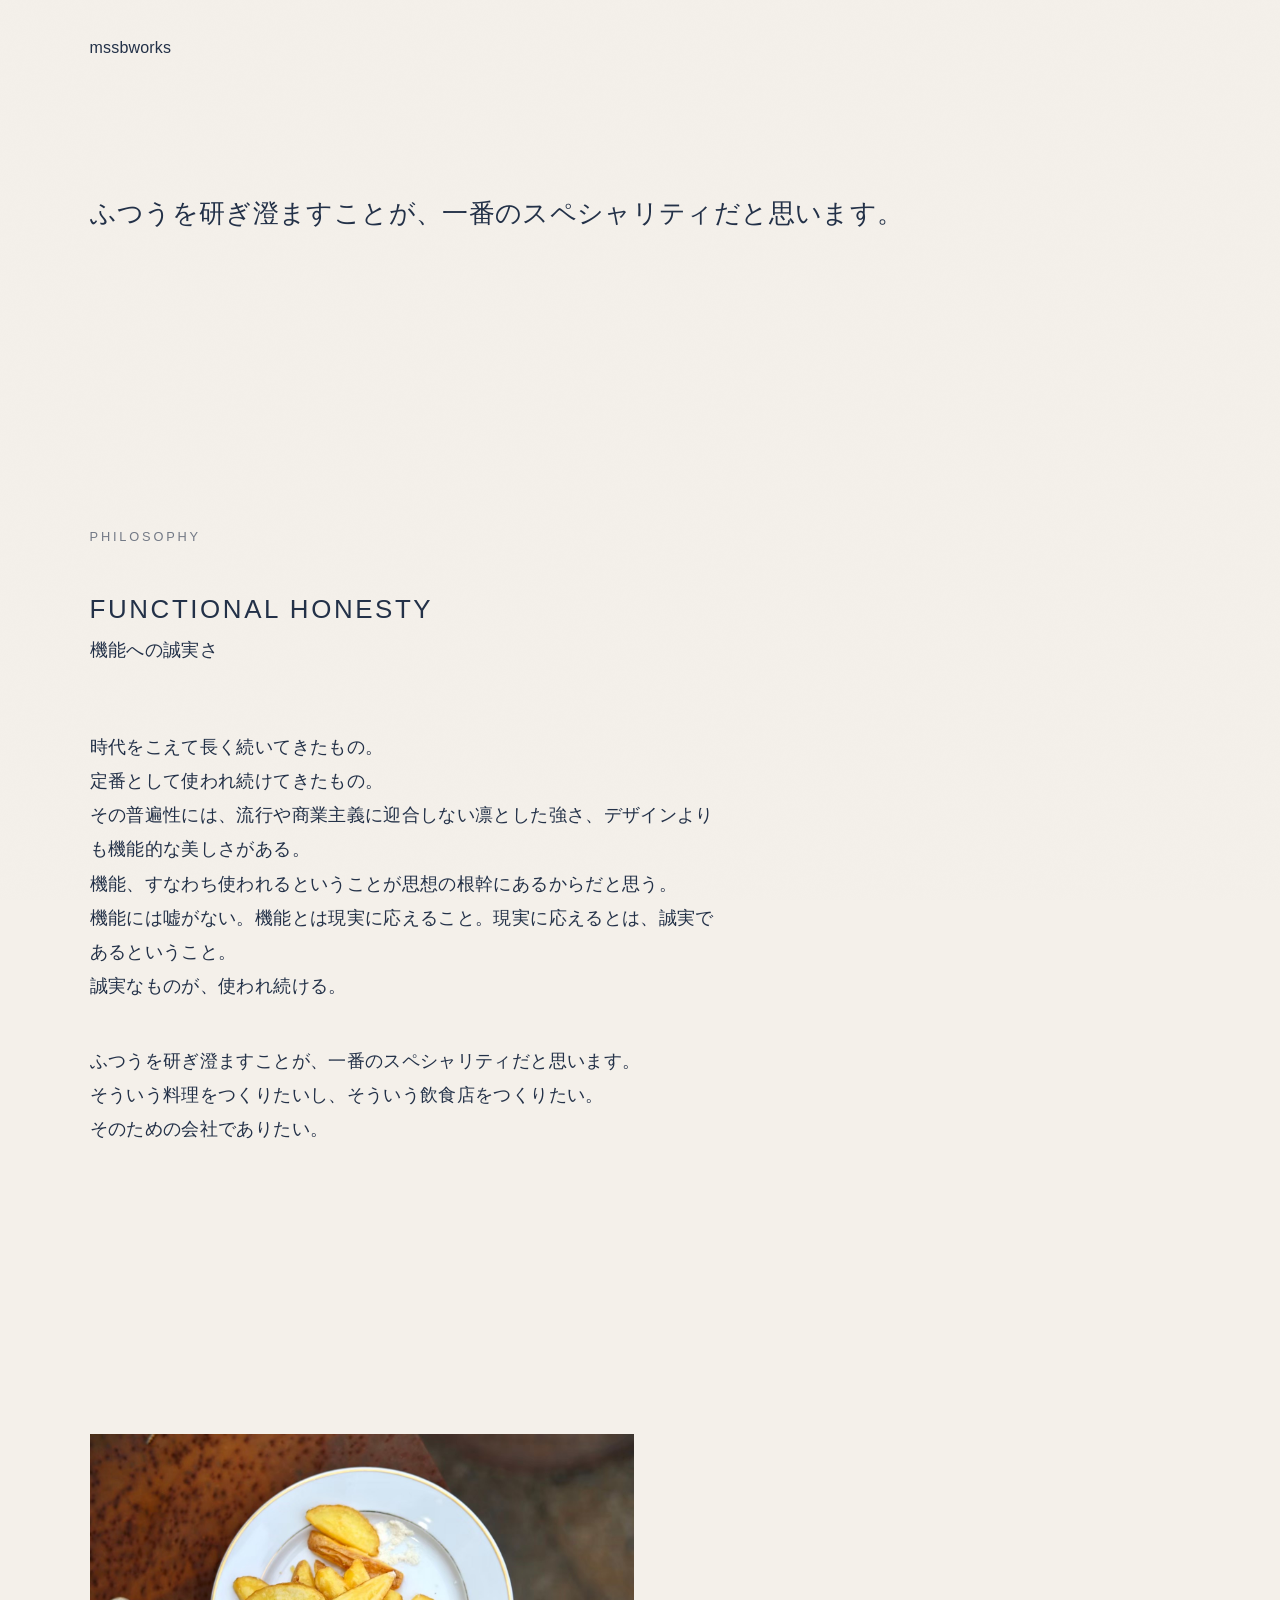
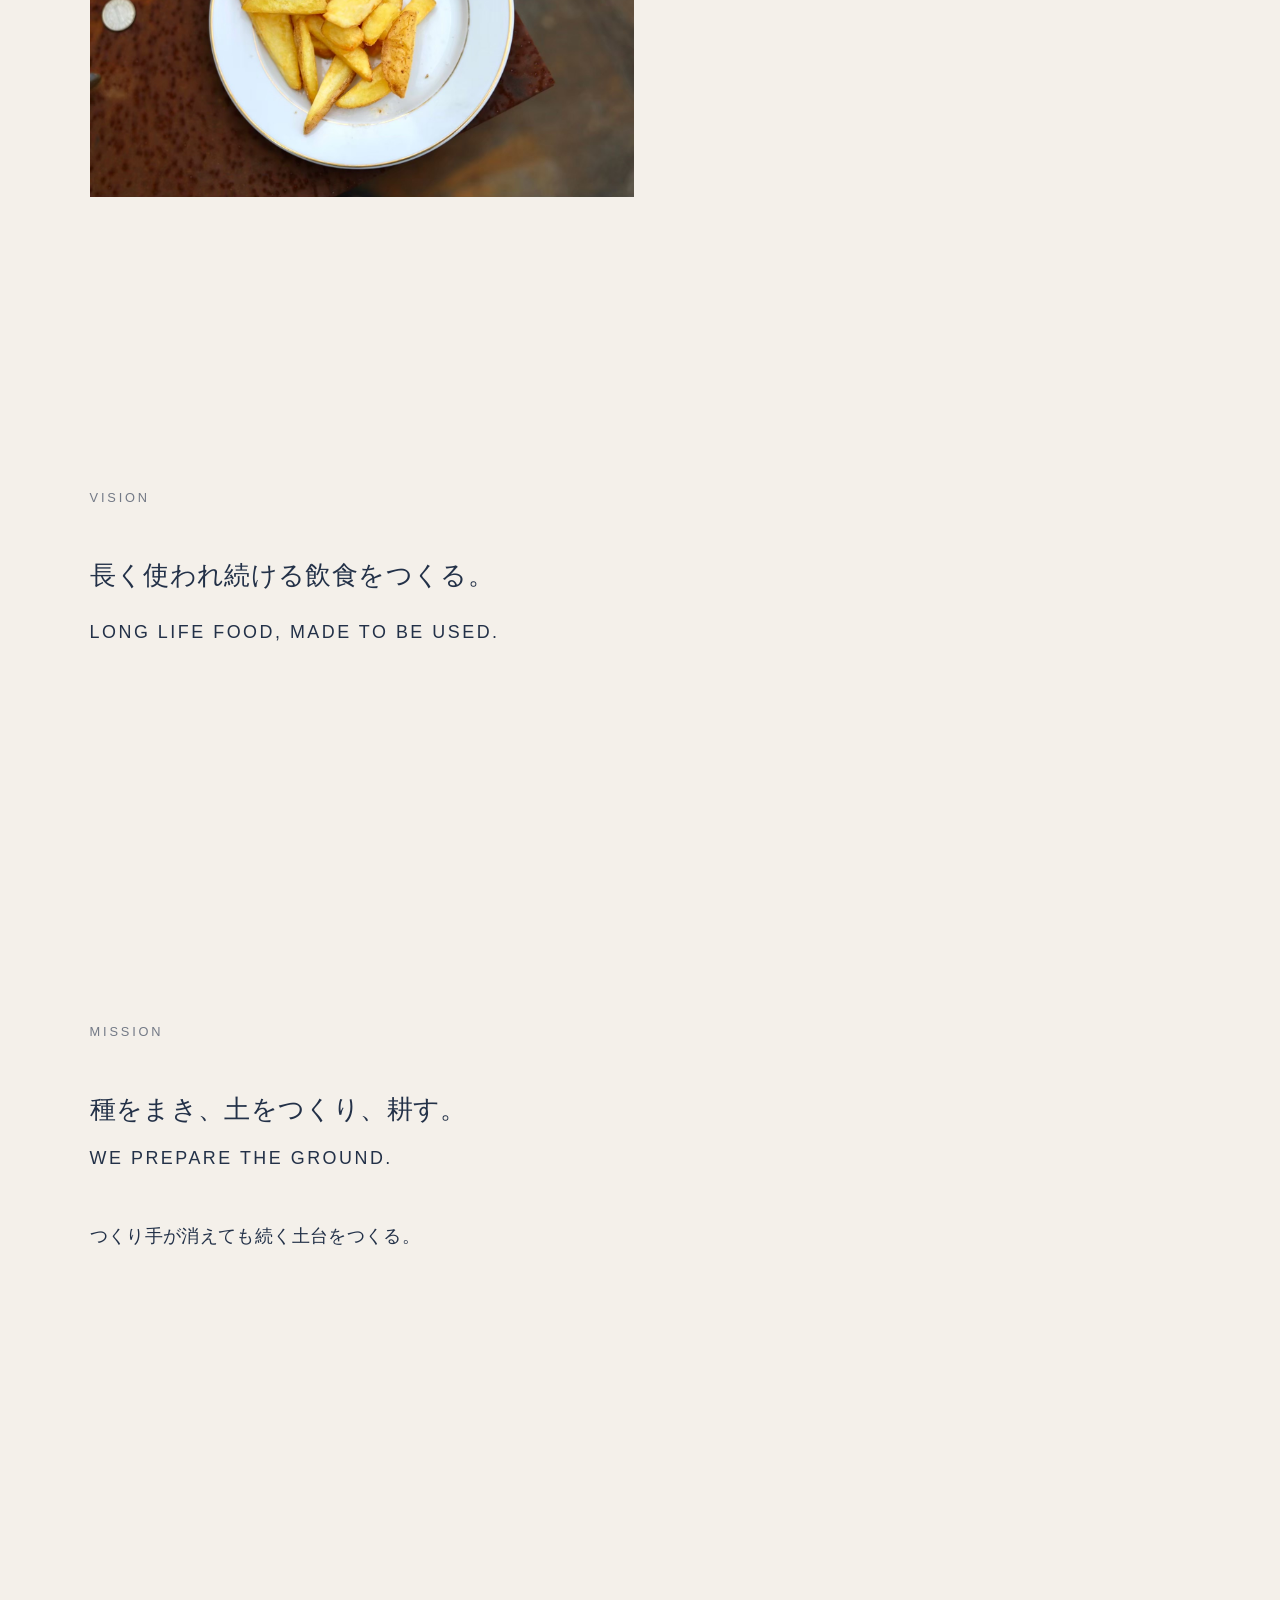
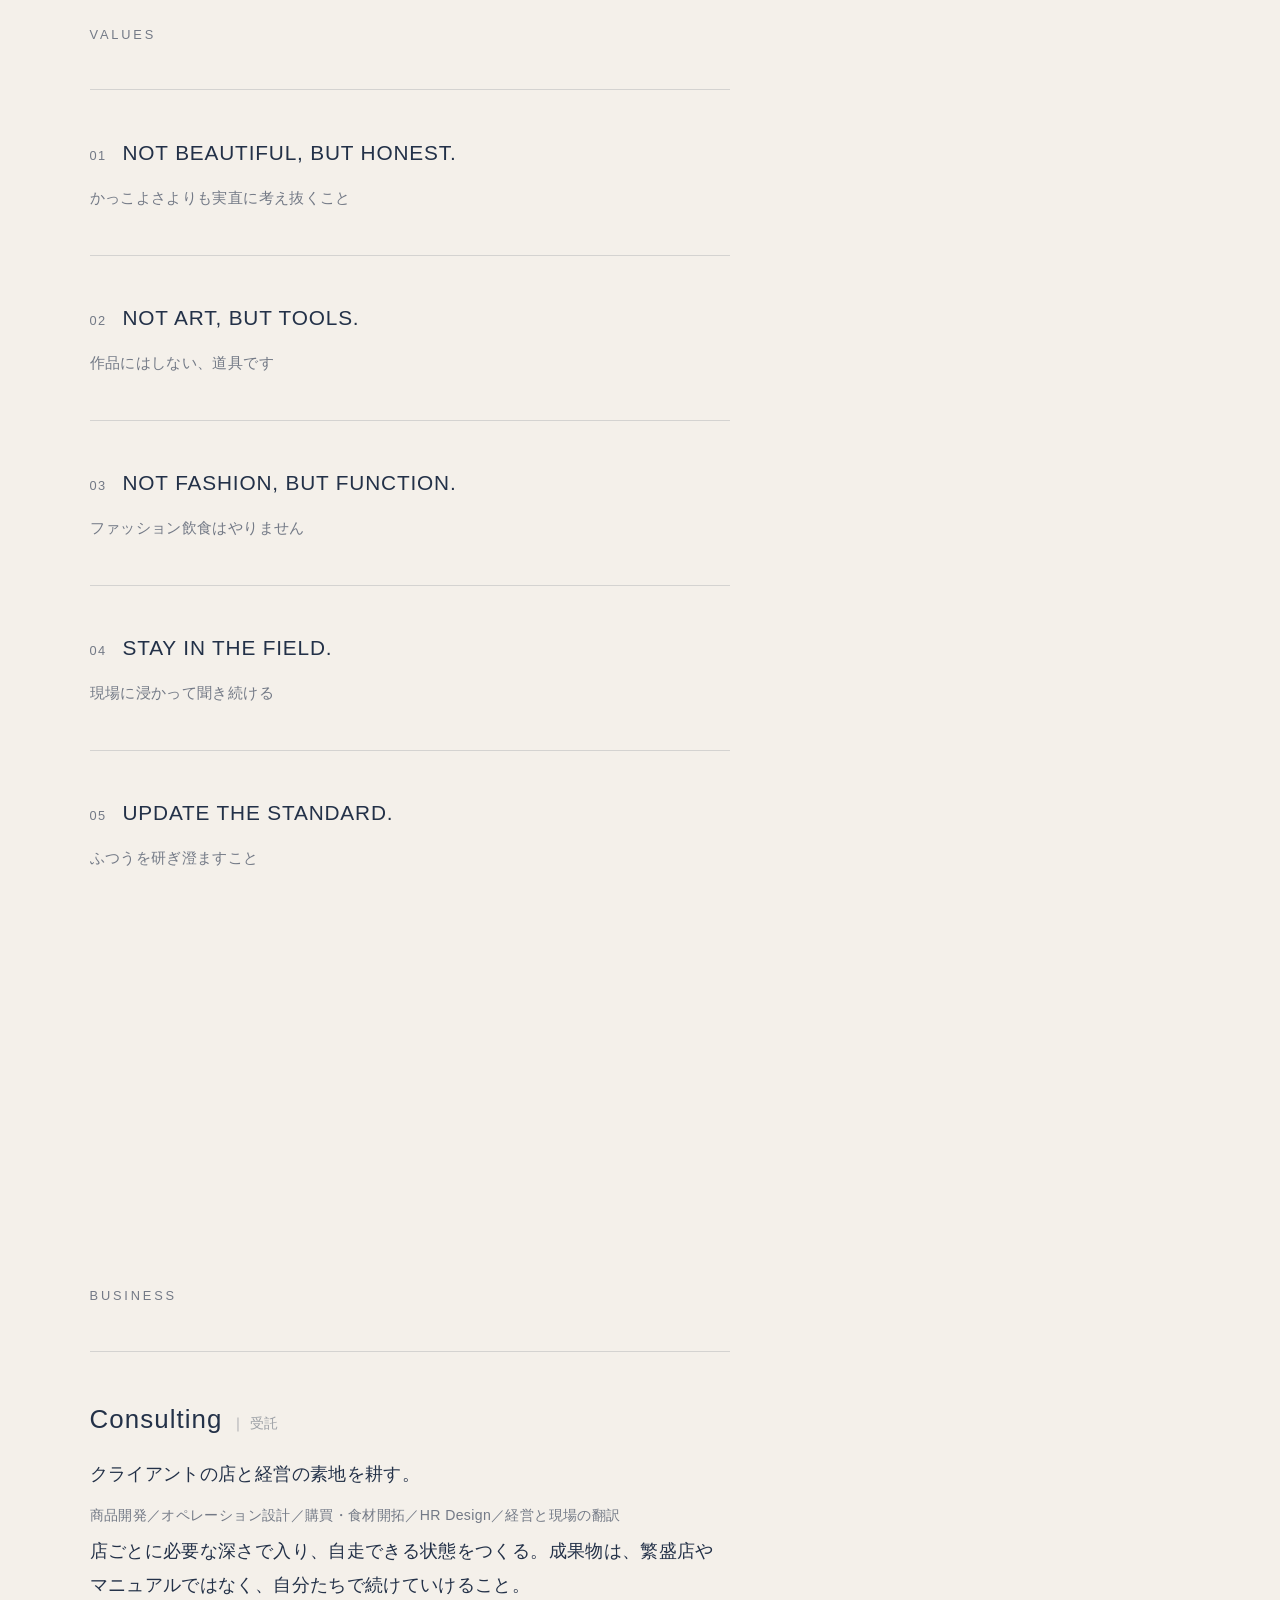
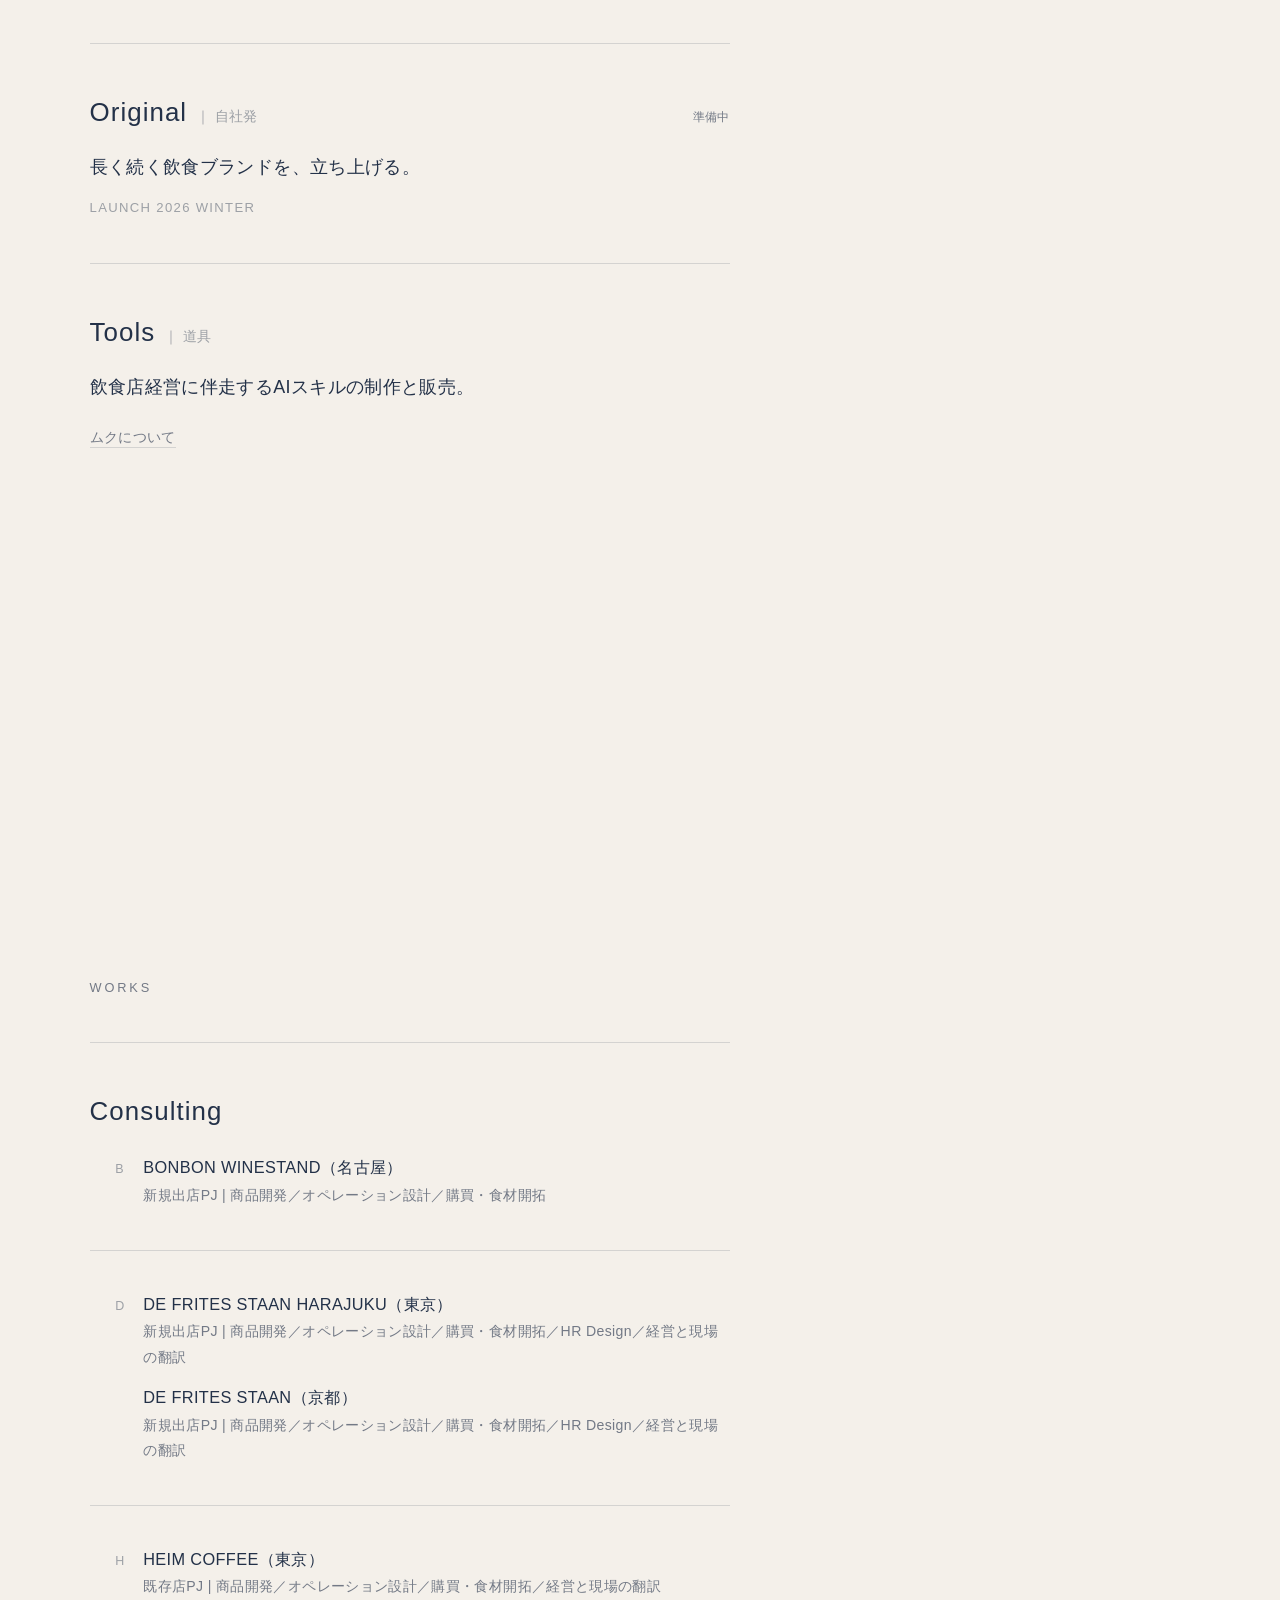
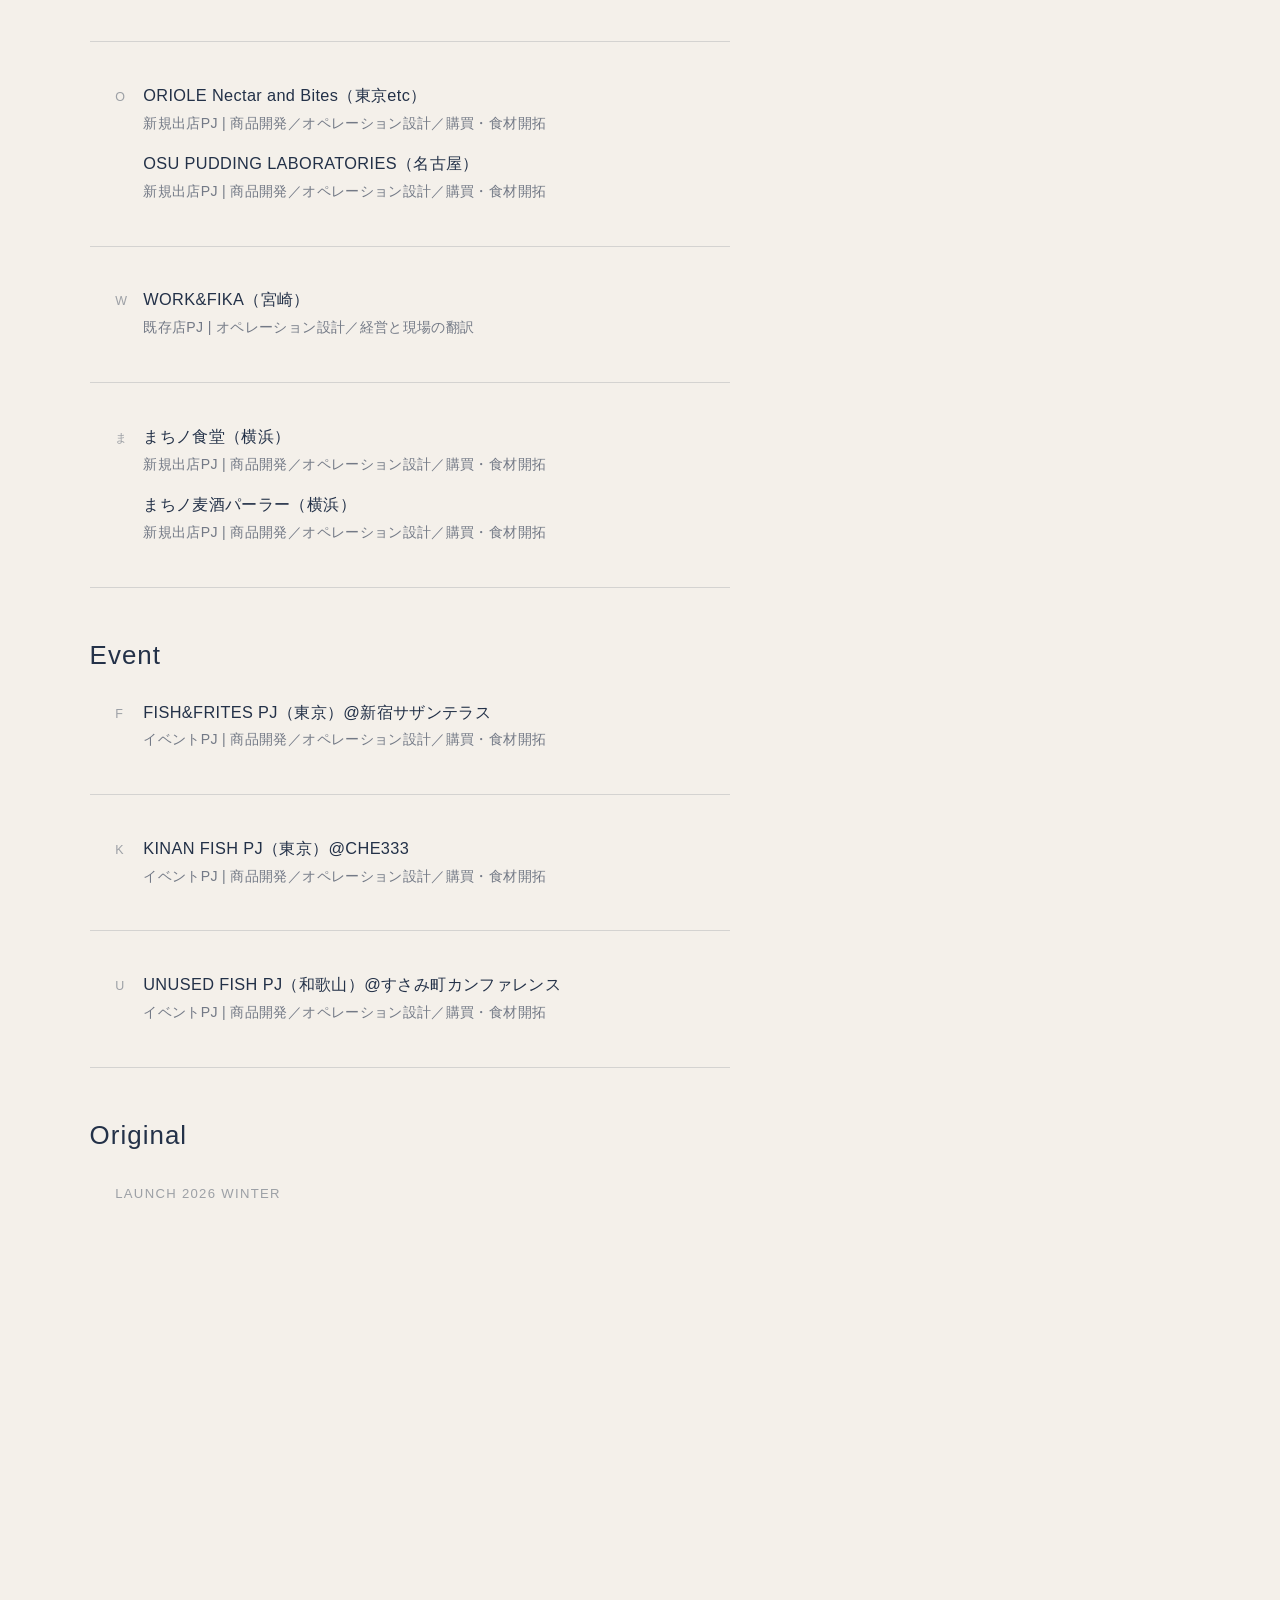
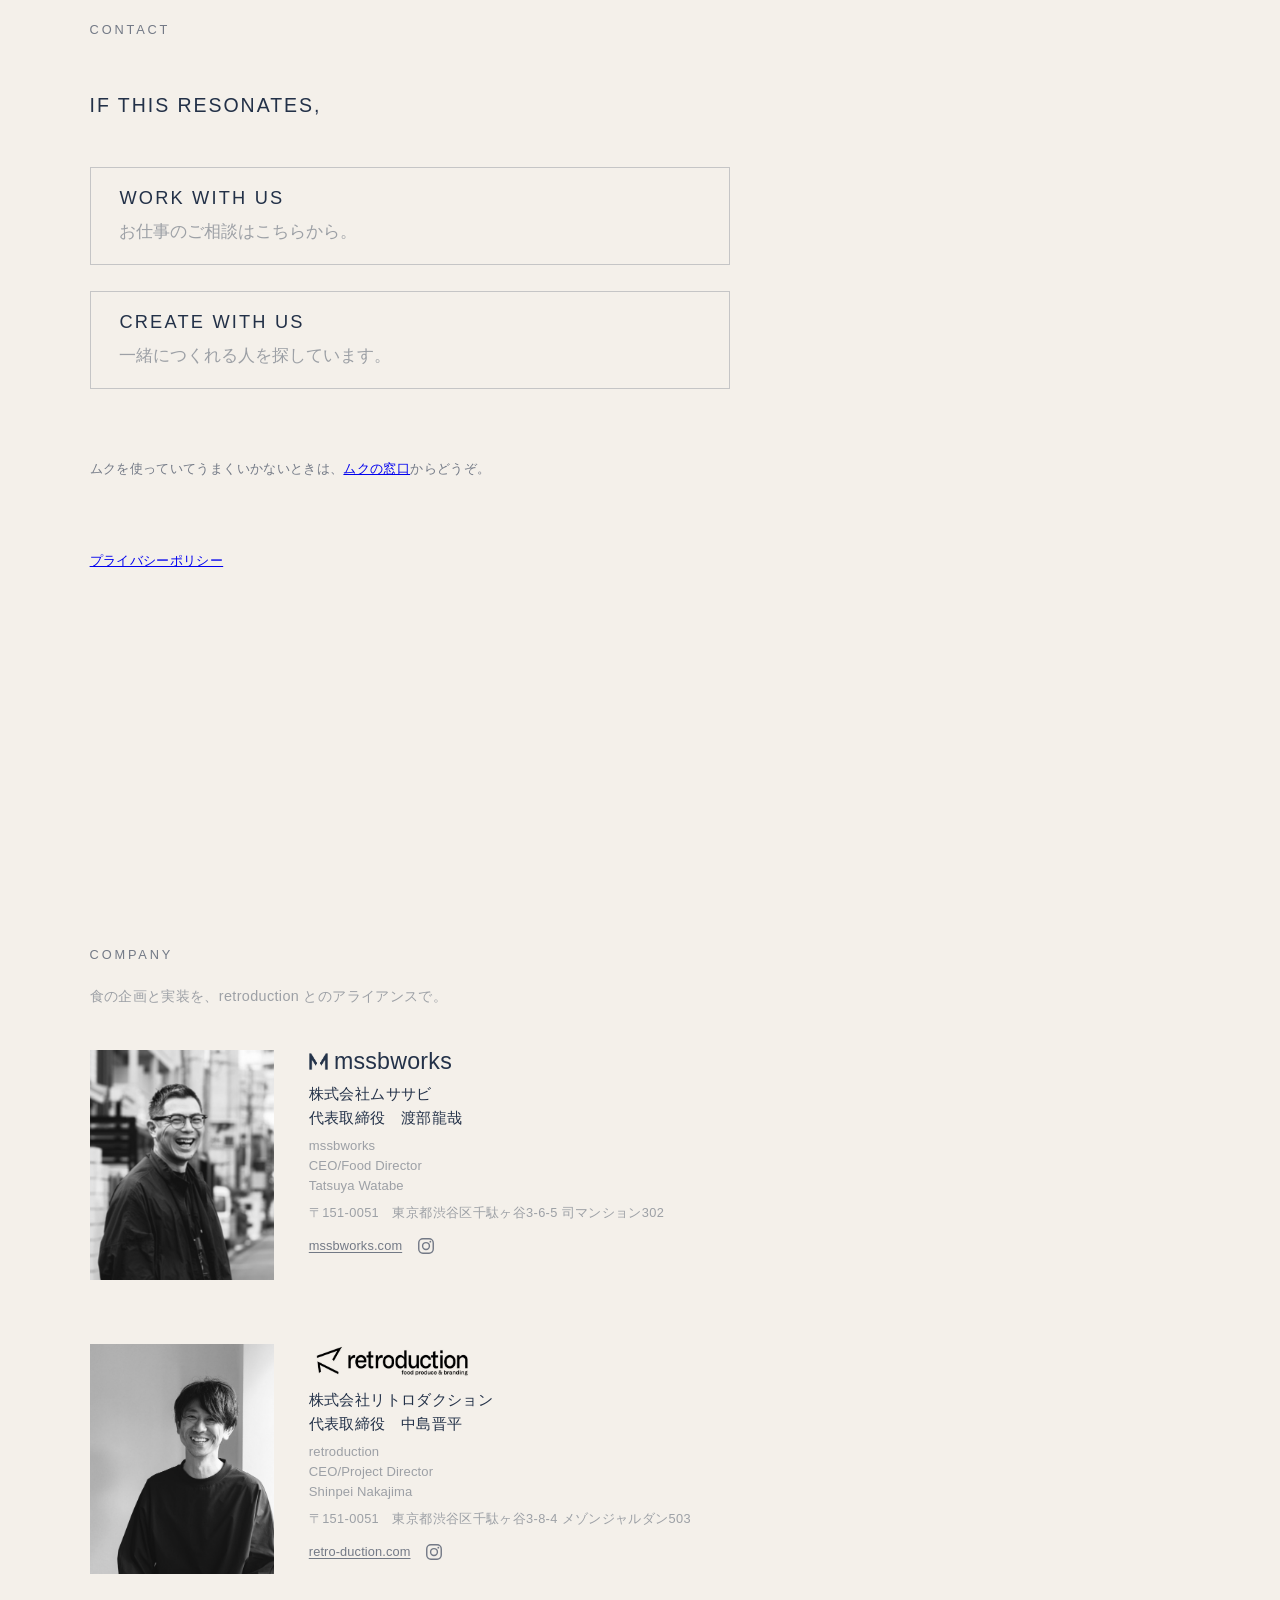
<file: index.html>
<!doctype html>
<html lang="ja">
<head>
  <meta charset="utf-8">
  <meta name="viewport" content="width=device-width, initial-scale=1">
  <title>mssbworks</title>

  <!-- 検索・シェア用メタ：文言はすべてページ本文（site_design.md確定稿）からの流用。新規コピーは書かない -->
  <meta name="description" content="ふつうを研ぎ澄ますことが、一番のスペシャリティだと思います。長く使われ続ける飲食をつくる。食の企画と実装 — mssbworks（株式会社ムササビ）。">
  <link rel="canonical" href="https://mssbworks.com/">
  <meta property="og:type" content="website">
  <meta property="og:site_name" content="mssbworks">
  <meta property="og:title" content="mssbworks">
  <meta property="og:description" content="ふつうを研ぎ澄ますことが、一番のスペシャリティだと思います。長く使われ続ける飲食をつくる。">
  <meta property="og:url" content="https://mssbworks.com/">
  <meta property="og:image" content="https://mssbworks.com/img/og.png?v=1">
  <meta property="og:image:width" content="1200">
  <meta property="og:image:height" content="630">
  <meta property="og:locale" content="ja_JP">
  <meta name="twitter:card" content="summary_large_image">

  <!-- 検索エンジン向けの会社情報（表示には一切影響しない） -->
  <script type="application/ld+json">
  {
    "@context": "https://schema.org",
    "@type": "Organization",
    "name": "株式会社ムササビ",
    "alternateName": "mssbworks",
    "url": "https://mssbworks.com/",
    "logo": "https://mssbworks.com/img/apple-touch-icon.png"
  }
  </script>

  <link rel="apple-touch-icon-precomposed" sizes="512x512" href="img/apple-touch-icon.png?v=12">
  <link rel="icon" type="image/png" sizes="32x32" href="img/favicon-32.png?v=12">
  <link rel="stylesheet" href="style.css">
</head>
<body>

  <!-- ロゴ：左上に常駐（M / mssbworks）。ナビなし・エンボスなし・ネイビーでただ置く -->
  <span class="logo">mssbworks</span>

  <main>

    <!-- ① 第一声 ＝ サイトの顔（設計書原文・文末そのまま） -->
    <section class="voice" aria-label="第一声">
      <div class="wrap wrap--wide">
        <p class="voice__line">ふつうを研ぎ澄ますことが、一番のスペシャリティだと思います。</p>
      </div>
    </section>

    <!-- ② Philosophy ＝ 思想の全文（philosophy PDF 原文をそのまま／囲わない） -->
    <section class="section" aria-label="Philosophy">
      <div class="wrap">
        <p class="label">Philosophy</p>
        <p class="philo__title">FUNCTIONAL HONESTY</p>
        <p class="philo__lead">機能への誠実さ</p>
        <div class="philo__body">
          <!-- ブロック1：思考（確定稿）。改行は指定どおり（<br>のみ・行間に余白は足さない＝屹立させない） -->
          <p>時代をこえて長く続いてきたもの。<br>定番として使われ続けてきたもの。<br>その普遍性には、流行や商業主義に迎合しない凛とした強さ、デザインよりも機能的な美しさがある。<br>機能、すなわち使われるということが思想の根幹にあるからだと思う。<br>機能には嘘がない。機能とは現実に応えること。現実に応えるとは、誠実であるということ。<br>誠実なものが、使われ続ける。</p>
          <!-- ブロック2：意志（wantの表明だけで独立） -->
          <p>ふつうを研ぎ澄ますことが、一番のスペシャリティだと思います。<br>そういう料理をつくりたいし、そういう飲食店をつくりたい。<br>そのための会社でありたい。</p>
        </div>
      </div>
    </section>

    <!-- 写真（Philosophyのあと／Visionの直前に一枚だけ・確定）
         特注フライヤーの試運転で揚げた芋（金縁の皿）。商品でも作品でもない＝言葉なしで受ける一枚。
         キャプション・説明は一切付けない／1枚固定（切替・スライドショーなし）／角丸・影・枠線なし・左揃え。 -->
    <section class="figure" aria-label="写真">
      <div class="wrap">
        <img class="figure__img" src="img/philosophy.jpg" alt="" width="1568" height="1046" loading="lazy" decoding="async">
      </div>
    </section>

    <!-- ===== 以下 ③〜⑧ はステップ1ではダミー（骨格と仮の高さのみ） ===== -->

    <!-- ③ Vision ＝ 旗（設計書原文。左揃え・サイズで張らない・余白で立てる） -->
    <section class="section" aria-label="Vision">
      <div class="wrap">
        <p class="label">Vision</p>
        <p class="vision__ja">長く使われ続ける飲食をつくる。</p>
        <p class="vision__en">LONG LIFE FOOD, MADE TO BE USED.</p>
      </div>
    </section>

    <!-- ④ Mission ＝ 独立セクション（Visionと同じ構成：ラベル＋メイン大＋サブ。階層 Vision→Mission→Values→BUSINESS） -->
    <section class="section" aria-label="Mission">
      <div class="wrap">
        <p class="label">Mission</p>
        <p class="mission">種をまき、土をつくり、耕す。</p>
        <p class="mission__en">WE PREPARE THE GROUND.</p>
        <p class="mission-sub">つくり手が消えても続く土台をつくる。</p>
      </div>
    </section>

    <!-- ⑤ Values 01〜05（設計書原文。飾らず流れの中で・項目間にヘアライン） -->
    <section class="section" aria-label="Values">
      <div class="wrap">
        <p class="label">Values</p>
        <ol class="values">
          <li class="value">
            <div class="value__head"><span class="value__no">01</span><span class="value__en">NOT BEAUTIFUL, BUT HONEST.</span></div>
            <p class="value__ja">かっこよさよりも実直に考え抜くこと</p>
          </li>
          <li class="value">
            <div class="value__head"><span class="value__no">02</span><span class="value__en">NOT ART, BUT TOOLS.</span></div>
            <p class="value__ja">作品にはしない、道具です</p>
          </li>
          <li class="value">
            <div class="value__head"><span class="value__no">03</span><span class="value__en">NOT FASHION, BUT FUNCTION.</span></div>
            <p class="value__ja">ファッション飲食はやりません</p>
          </li>
          <li class="value">
            <div class="value__head"><span class="value__no">04</span><span class="value__en">STAY IN THE FIELD.</span></div>
            <p class="value__ja">現場に浸かって聞き続ける</p>
          </li>
          <li class="value">
            <div class="value__head"><span class="value__no">05</span><span class="value__en">UPDATE THE STANDARD.</span></div>
            <p class="value__ja">ふつうを研ぎ澄ますこと</p>
          </li>
        </ol>
      </div>
    </section>

    <!-- ⑤ BUSINESS ＝ 3つの設計図（これから何をやるか）。⑥WORKSとは別の章。
         ラベルは英語（Consulting/Original/Tools）。日本語の「受託」は表に出さない。本文は動詞。濃淡をつける（横並びの対等カードにしない）。 -->
    <section class="chapter" aria-label="BUSINESS">
      <div class="wrap">
        <p class="chapter__title">BUSINESS</p>
        <!-- 導入文（束ね）は置かない【実機で削除】。ラベル直後に潔く Consulting から始める
             （「長く使われ続ける…」はVisionで既出／「3つのやり方」は下に並ぶので予告不要） -->

        <div class="biz">
          <!-- Consulting＝厚め（動詞＋5領域＋2文。確定・本人語化済み） -->
          <div class="biz__item">
            <p class="biz__head"><span class="biz__en">Consulting</span><span class="biz__ja">｜ 受託</span></p>
            <p class="biz__verb">クライアントの店と経営の素地を耕す。</p>
            <!-- 受託の5領域（確定・一行で添える。箇条書きにしない／Mission直下でなくConsultingの中） -->
            <p class="biz__areas">商品開発／オペレーション設計／購買・食材開拓／HR Design／経営と現場の翻訳</p>
            <p class="biz__body">店ごとに必要な深さで入り、自走できる状態をつくる。成果物は、繁盛店やマニュアルではなく、自分たちで続けていけること。</p>
          </div>
          <!-- Original＝中くらい（準備中。確定・本人語化済み） -->
          <div class="biz__item">
            <p class="biz__head"><span class="biz__en">Original</span><span class="biz__ja">｜ 自社発</span><span class="biz__state">準備中</span></p>
            <p class="biz__verb">長く続く飲食ブランドを、立ち上げる。</p>
            <p class="biz__launch">LAUNCH 2026 WINTER</p>
          </div>
          <!-- Tools＝一行のまま、中身を実態に差し替え（2026-09-01）。
               当初の「料理人に依存しない再現性をつくる道具・装置の企画とディレクション」は、
               先にAIスキルの方が出たため外した。装置をやるときに書き足す。 -->
          <div class="biz__item">
            <p class="biz__head"><span class="biz__en">Tools</span><span class="biz__ja">｜ 道具</span></p>
            <p class="biz__verb">飲食店経営に伴走するAIスキルの制作と販売。</p>
            <p class="biz__more"><a class="biz__link" href="muku/">ムクについて</a></p>
          </div>
        </div>
      </div>
    </section>

    <!-- ⑥ WORKS ＝ 実績の記録（これまで何をやってきたか）。⑤BUSINESSとは別の章（chapter--break＝たっぷり余白で章を分ける）。
         日本語の「受託」とは書かない。淡々と仕事の記録として。フリッツ/ORIOLE厚め・他は軽く。実名掲載は要事前確認。末尾にOriginalのcoming枠。 -->
    <section class="chapter chapter--break" aria-label="WORKS">
      <div class="wrap">
        <p class="chapter__title">WORKS</p>
        <!-- 導入なし。ラベル直後からいきなり1件目。フラット・アルファベット順・PJ名＋業務内容のみ・分類なし・年/数字なし
             用語はBUSINESSの5領域に統一（商品開発／オペレーション設計／購買・食材開拓／HR Design／経営と現場の翻訳） -->
        <ol class="works">
          <!-- ▼ Consulting（受託の実績・頭文字インデックス B〜ま・束ねD/O/ま） -->
          <li class="work-group">
            <p class="work-head">Consulting</p>
            <div class="work"><span class="work__no">B</span><div class="work__body"><p class="work__name">BONBON WINESTAND（名古屋）</p><p class="work__tags">新規出店PJ | 商品開発／オペレーション設計／購買・食材開拓</p></div></div>
          </li>
          <li class="work-group">
            <div class="work"><span class="work__no">D</span><div class="work__body"><p class="work__name">DE FRITES STAAN HARAJUKU（東京）</p><p class="work__tags">新規出店PJ | 商品開発／オペレーション設計／購買・食材開拓／HR Design／経営と現場の翻訳</p></div></div>
            <div class="work"><span class="work__no" aria-hidden="true"></span><div class="work__body"><p class="work__name">DE FRITES STAAN（京都）</p><p class="work__tags">新規出店PJ | 商品開発／オペレーション設計／購買・食材開拓／HR Design／経営と現場の翻訳</p></div></div>
          </li>
          <li class="work-group">
            <div class="work"><span class="work__no">H</span><div class="work__body"><p class="work__name">HEIM COFFEE（東京）</p><p class="work__tags">既存店PJ | 商品開発／オペレーション設計／購買・食材開拓／経営と現場の翻訳</p></div></div>
          </li>
          <li class="work-group">
            <div class="work"><span class="work__no">O</span><div class="work__body"><p class="work__name">ORIOLE Nectar and Bites（東京etc）</p><p class="work__tags">新規出店PJ | 商品開発／オペレーション設計／購買・食材開拓</p></div></div>
            <div class="work"><span class="work__no" aria-hidden="true"></span><div class="work__body"><p class="work__name">OSU PUDDING LABORATORIES（名古屋）</p><p class="work__tags">新規出店PJ | 商品開発／オペレーション設計／購買・食材開拓</p></div></div>
          </li>
          <li class="work-group">
            <div class="work"><span class="work__no">W</span><div class="work__body"><p class="work__name">WORK&amp;FIKA（宮崎）</p><p class="work__tags">既存店PJ | オペレーション設計／経営と現場の翻訳</p></div></div>
          </li>
          <li class="work-group">
            <div class="work"><span class="work__no">ま</span><div class="work__body"><p class="work__name">まちノ食堂（横浜）</p><p class="work__tags">新規出店PJ | 商品開発／オペレーション設計／購買・食材開拓</p></div></div>
            <div class="work"><span class="work__no" aria-hidden="true"></span><div class="work__body"><p class="work__name">まちノ麦酒パーラー（横浜）</p><p class="work__tags">新規出店PJ | 商品開発／オペレーション設計／購買・食材開拓</p></div></div>
          </li>
          <!-- ▼ Event（イベントPJの実績 F→K→U。依頼の連鎖が次を呼ぶ。中身は不変・見出しのみ） -->
          <li class="work-group">
            <p class="work-head">Event</p>
            <div class="work"><span class="work__no">F</span><div class="work__body"><p class="work__name">FISH&amp;FRITES PJ（東京）@新宿サザンテラス</p><p class="work__tags">イベントPJ | 商品開発／オペレーション設計／購買・食材開拓</p></div></div>
          </li>
          <li class="work-group">
            <div class="work"><span class="work__no">K</span><div class="work__body"><p class="work__name">KINAN FISH PJ（東京）@CHE333</p><p class="work__tags">イベントPJ | 商品開発／オペレーション設計／購買・食材開拓</p></div></div>
          </li>
          <li class="work-group">
            <div class="work"><span class="work__no">U</span><div class="work__body"><p class="work__name">UNUSED FISH PJ（和歌山）@すさみ町カンファレンス</p><p class="work__tags">イベントPJ | 商品開発／オペレーション設計／購買・食材開拓</p></div></div>
          </li>
          <!-- ▼ Original（自社発ブランドの席。立ち上げ前なので予告のみ・案件名/索引なし。BUSINESS Originalと同体裁の時期表記） -->
          <li class="work-group">
            <p class="work-head">Original</p>
            <p class="work-launch">LAUNCH 2026 WINTER</p>
          </li>
        </ol>
      </div>
    </section>

    <!-- ⑦ 出口＝二つの窓（唯一、薄い囲みOK＝アクションの場所。窓の言葉は動詞で・相手の名詞ラベルは見せない／本文はプレースホルダー） -->
    <section class="section" aria-label="二つの窓">
      <div class="wrap">
        <p class="label">Contact</p>
        <!-- 前置き（二つの窓の上に一言）。英字・囲みの外・ネイビー・bold無し・末尾カンマで開く -->
        <p class="contact__intro">IF THIS RESONATES,</p>
        <div class="windows">
          <!-- 窓1：押すと直下にフォームが開く（source=work）。英字メイン＋日本語サブ・ラベル名は出さない -->
          <button type="button" class="window" data-source="work" aria-expanded="false" aria-controls="contact-panel">
            <span class="window__en">WORK WITH US</span>
            <span class="window__ja">お仕事のご相談はこちらから。</span>
          </button>
          <!-- 窓2：押すと直下にフォームが開く（source=create）。今すぐの募集ではない／ラベル名は出さない -->
          <button type="button" class="window" data-source="create" aria-expanded="false" aria-controls="contact-panel">
            <span class="window__en">CREATE WITH US</span>
            <span class="window__ja">一緒につくれる人を探しています。</span>
          </button>
          <!-- ムクの窓口はこの2つではなく、ムクのページに置いてある。
               ここに3つ目の窓を作らないのは、**送り先を1つに保つため**——
               窓口が増えると記録が2箇所に散って、片方が腐る。
               リンクだけ置いて、入口を増やす（送り先は同じところに届く） -->
          <p class="contact__muku">ムクを使っていてうまくいかないときは、<a href="/muku/help/">ムクの窓口</a>からどうぞ。</p>
          <!-- お預かりしているものの説明。メールアドレスと業態を預かるようになったので置いた
               （2026-09-06）。集めていないものを「集めていない」と書くための場所でもある -->
          <p class="contact__muku"><a href="/privacy/">プライバシーポリシー</a></p>
          <!-- 共通フォーム（1つ）。押した窓の直下へJSで移動し source=work/create を識別。送信はWeb3Forms＋AJAXで同ページ完結 -->
          <div class="contact-panel" id="contact-panel" hidden>
            <form action="https://api.web3forms.com/submit" method="POST" class="contact-form">
              <input type="hidden" name="access_key" value="c66047d3-dc98-4911-8b6a-f69b80456201">
              <input type="hidden" name="subject" value="mssbworks サイトからのお問い合わせ">
              <input type="hidden" name="source" value="">
              <input type="checkbox" name="botcheck" style="display:none" tabindex="-1" aria-hidden="true">
              <div class="contact-fields">
                <div class="field">
                  <label for="cf-name">名前</label>
                  <input id="cf-name" name="name" type="text" autocomplete="name" required>
                </div>
                <div class="field">
                  <label for="cf-email">メールアドレス</label>
                  <input id="cf-email" name="email" type="email" autocomplete="email" required>
                </div>
                <div class="field">
                  <label for="cf-company">会社名</label>
                  <input id="cf-company" name="company" type="text" autocomplete="organization">
                </div>
                <div class="field">
                  <label for="cf-tel">電話番号（任意）</label>
                  <input id="cf-tel" name="tel" type="tel" autocomplete="tel">
                </div>
                <div class="field">
                  <label for="cf-message">問い合わせ内容</label>
                  <textarea id="cf-message" name="message" rows="5" required></textarea>
                </div>
                <button type="submit" class="contact-submit">送信する</button>
              </div>
              <p class="contact-done" hidden>送信しました。</p>
              <p class="contact-error" hidden>送信できませんでした。時間をおいて、もう一度お試しください。</p>
            </form>
          </div>
        </div>
      </div>
    </section>

    <!-- ⑨ 会社情報＝COMPANY（CONTACTからの切り替え合図一語＋二社プロフィール＋両社住所）。並ぶ構図でアライアンスを示す。資本関係は書かない -->
    <section class="company" aria-label="会社情報">
      <div class="wrap">
        <!-- 切り替え合図。WORKS大見出しと完全同一の体裁（chapter__title）。aboutや説明文は作らない＝COMPANYの一語のみ -->
        <p class="chapter__title">COMPANY</p>
        <!-- ラベル直下：関係の一行（名乗りでなく事実・薄め小さめ）。retroduction は小文字 -->
        <p class="company__lead">食の企画と実装を、retroduction とのアライアンスで。</p>
        <!-- 上＝mssb（渡部）＝主。写真サイズは下と同一・主従は順序と縦の間隔だけで出す。住所はこの社の直下で完結 -->
        <div class="profile">
          <div class="profile__photo">
            <img src="img/mssbworks_about_watabe_mono.png" alt="渡部龍哉" width="1000" height="1250" loading="lazy" decoding="async">
          </div>
          <div class="profile__text">
            <p class="profile__logo profile__logo--lockup"><img src="img/mssbworks_logo_M.png" alt="" width="459" height="416"><span class="profile__wm">mssbworks</span></p>
            <p class="profile__main">株式会社ムササビ</p>
            <p class="profile__main">代表取締役　渡部龍哉</p>
            <p class="profile__sub">mssbworks</p>
            <p class="profile__sub">CEO/Food Director<br>Tatsuya Watabe</p>
            <p class="profile__addr">〒151-0051　東京都渋谷区千駄ヶ谷3-6-5 司マンション302</p>
            <p class="profile__links"><a class="profile__web" href="https://mssbworks.com" target="_blank" rel="noopener">mssbworks.com</a><a class="profile__ig" href="https://www.instagram.com/tabex.co/" target="_blank" rel="noopener" aria-label="Instagram（tabex.co）"><svg viewBox="0 0 24 24" fill="none" stroke="currentColor" stroke-width="1.7" stroke-linecap="round" aria-hidden="true"><rect x="3.3" y="3.3" width="17.4" height="17.4" rx="5"/><circle cx="12" cy="12" r="4.1"/><circle cx="17.2" cy="6.8" r="1.1" fill="currentColor" stroke="none"/></svg></a></p>
          </div>
        </div>
        <!-- 下＝リトロダクション（中島）＝並走。写真サイズはmssbと同一。住所はこの社の直下で完結 -->
        <div class="profile">
          <div class="profile__photo">
            <img src="img/mssbworks_about_nakajima_mono.png" alt="中島晋平" width="1000" height="1250" loading="lazy" decoding="async">
          </div>
          <div class="profile__text">
            <!-- retro正式ロゴ（矢印＋retroduction＋food produce & branding）。K100黒／地に馴染ませるため multiply -->
            <p class="profile__logo profile__logo--retro"><img src="img/retroduction_logo.png" alt="retroduction" width="1010" height="208"></p>
            <p class="profile__main">株式会社リトロダクション</p>
            <p class="profile__main">代表取締役　中島晋平</p>
            <p class="profile__sub">retroduction</p>
            <p class="profile__sub">CEO/Project Director<br>Shinpei Nakajima</p>
            <p class="profile__addr">〒151-0051　東京都渋谷区千駄ヶ谷3-8-4 メゾンジャルダン503</p>
            <p class="profile__links"><a class="profile__web" href="https://retro-duction.com" target="_blank" rel="noopener">retro-duction.com</a><a class="profile__ig" href="https://www.instagram.com/retroduction_works/" target="_blank" rel="noopener" aria-label="Instagram（retroduction_works）"><svg viewBox="0 0 24 24" fill="none" stroke="currentColor" stroke-width="1.7" stroke-linecap="round" aria-hidden="true"><rect x="3.3" y="3.3" width="17.4" height="17.4" rx="5"/><circle cx="12" cy="12" r="4.1"/><circle cx="17.2" cy="6.8" r="1.1" fill="currentColor" stroke="none"/></svg></a></p>
          </div>
        </div>
      </div>
    </section>

  </main>

  <!-- CONTACT：二つの窓のアコーディオン（同時に1つ・再タップで閉じる・演出なしの瞬時開閉）＋Netlify Formsの同ページ送信 -->
  <script>
    (function(){
      var panel = document.getElementById('contact-panel');
      if(!panel) return;
      var form   = panel.querySelector('form');
      var source = form.elements['source'];
      var fields = form.querySelector('.contact-fields');
      var done   = form.querySelector('.contact-done');
      var errMsg = form.querySelector('.contact-error');
      var windows = Array.prototype.slice.call(document.querySelectorAll('.windows .window'));
      var openBtn = null;

      function closePanel(){
        panel.hidden = true;
        if(openBtn){ openBtn.setAttribute('aria-expanded','false'); }
        openBtn = null;
      }
      function openUnder(btn){
        openBtn = btn;
        windows.forEach(function(b){ b.setAttribute('aria-expanded', b === btn ? 'true' : 'false'); });
        source.value = btn.getAttribute('data-source');     // work / create を識別
        fields.hidden = false; done.hidden = true; errMsg.hidden = true;  // 開くたびフォーム表示に戻す
        btn.after(panel);                                   // 押した窓の直下へ移動
        panel.hidden = false;
      }
      windows.forEach(function(btn){
        btn.addEventListener('click', function(){
          if(openBtn === btn){ closePanel(); } else { openUnder(btn); }
        });
      });

      // #contact で来たら、フォームを開いた状態で見せる。
      // ムクが「数字が合わなかったらここへ」と出す先がここなので、
      // **開いてURLを踏んだのに何も無い、という状態を作らない。**
      // 押して開く作りなので、リンクだけ配ると空のトップページに着く（2026-09-05に気づいた）
      function openFromHash(){
        if(location.hash !== '#contact' || !windows.length){ return; }
        openUnder(windows[0]);
        // 窓から押したのではないので、どの窓かの印は付けない。
        // ここを 'work' や 'create' のままにすると、不具合の報告が
        // 「仕事の相談」として記録される
        source.value = 'contact';
        // **なめらかスクロールにしない。**フォームはページの8,000px下にあり、
        // 途中で止まる（2026-09-05に実際に止まった）。深いリンクは一息で着けるほうがいい。
        // 画像の読み込みで位置が動くので、次のフレームまで待ってから測る
        requestAnimationFrame(function(){
          panel.scrollIntoView({ block:'center' });
        });
      }
      window.addEventListener('hashchange', openFromHash);
      window.addEventListener('load', openFromHash);   // 画像が入って位置が確定してから、もう一度
      openFromHash();

      // 送信：別ページに遷移せず、同じ場所に確認メッセージ（Web3Forms / AJAX）
      //
      // 2026-09-05から、うちのWorkerにも同じ内容を送っている（並走）。
      // 預け先をWeb3Formsからうちへ移すための準備で、両方に届くのを見てから
      // あちらを切る。**画面の成否はWeb3Forms側だけで決める。**Workerが落ちても
      // 問い合わせが送れなくなってはいけないので、こちらの失敗は握りつぶす
      // （ただしコンソールには出す。黙って消えると並走の確認ができない）。
      var WORKER = 'https://muku-mcp.muku-mcp.workers.dev/api/contact';

      form.addEventListener('submit', function(e){
        e.preventDefault();
        errMsg.hidden = true;
        var fd = new FormData(form);

        // 控えの送信。await しない（画面を待たせない）
        var body = {};
        fd.forEach(function(v, k){ body[k] = String(v); });
        fetch(WORKER, {
          method:'POST',
          headers:{'Content-Type':'application/json'},
          body: JSON.stringify(body)
        }).then(function(r){
          if(!r.ok){ console.warn('控えの送信が失敗しました', r.status); }
        }).catch(function(err){ console.warn('控えの送信が失敗しました', err); });

        fetch('https://api.web3forms.com/submit', { method:'POST', headers:{'Accept':'application/json'}, body: fd })
          .then(function(r){ return r.json(); })
          .then(function(json){
            if(json.success){ fields.hidden = true; done.hidden = false; }   // 「送信しました。」を同位置に表示
            else { errMsg.hidden = false; }
          })
          .catch(function(){ errMsg.hidden = false; });
      });
    })();
  </script>

  <!-- Cloudflare Web Analytics --><script type='module' src='https://static.cloudflareinsights.com/beacon.min.js' data-cf-beacon='{"token": "d4fcdc5ebbac4f0f9423017c34b38ae6"}'></script><!-- End Cloudflare Web Analytics -->
</body>
</html>
</file>
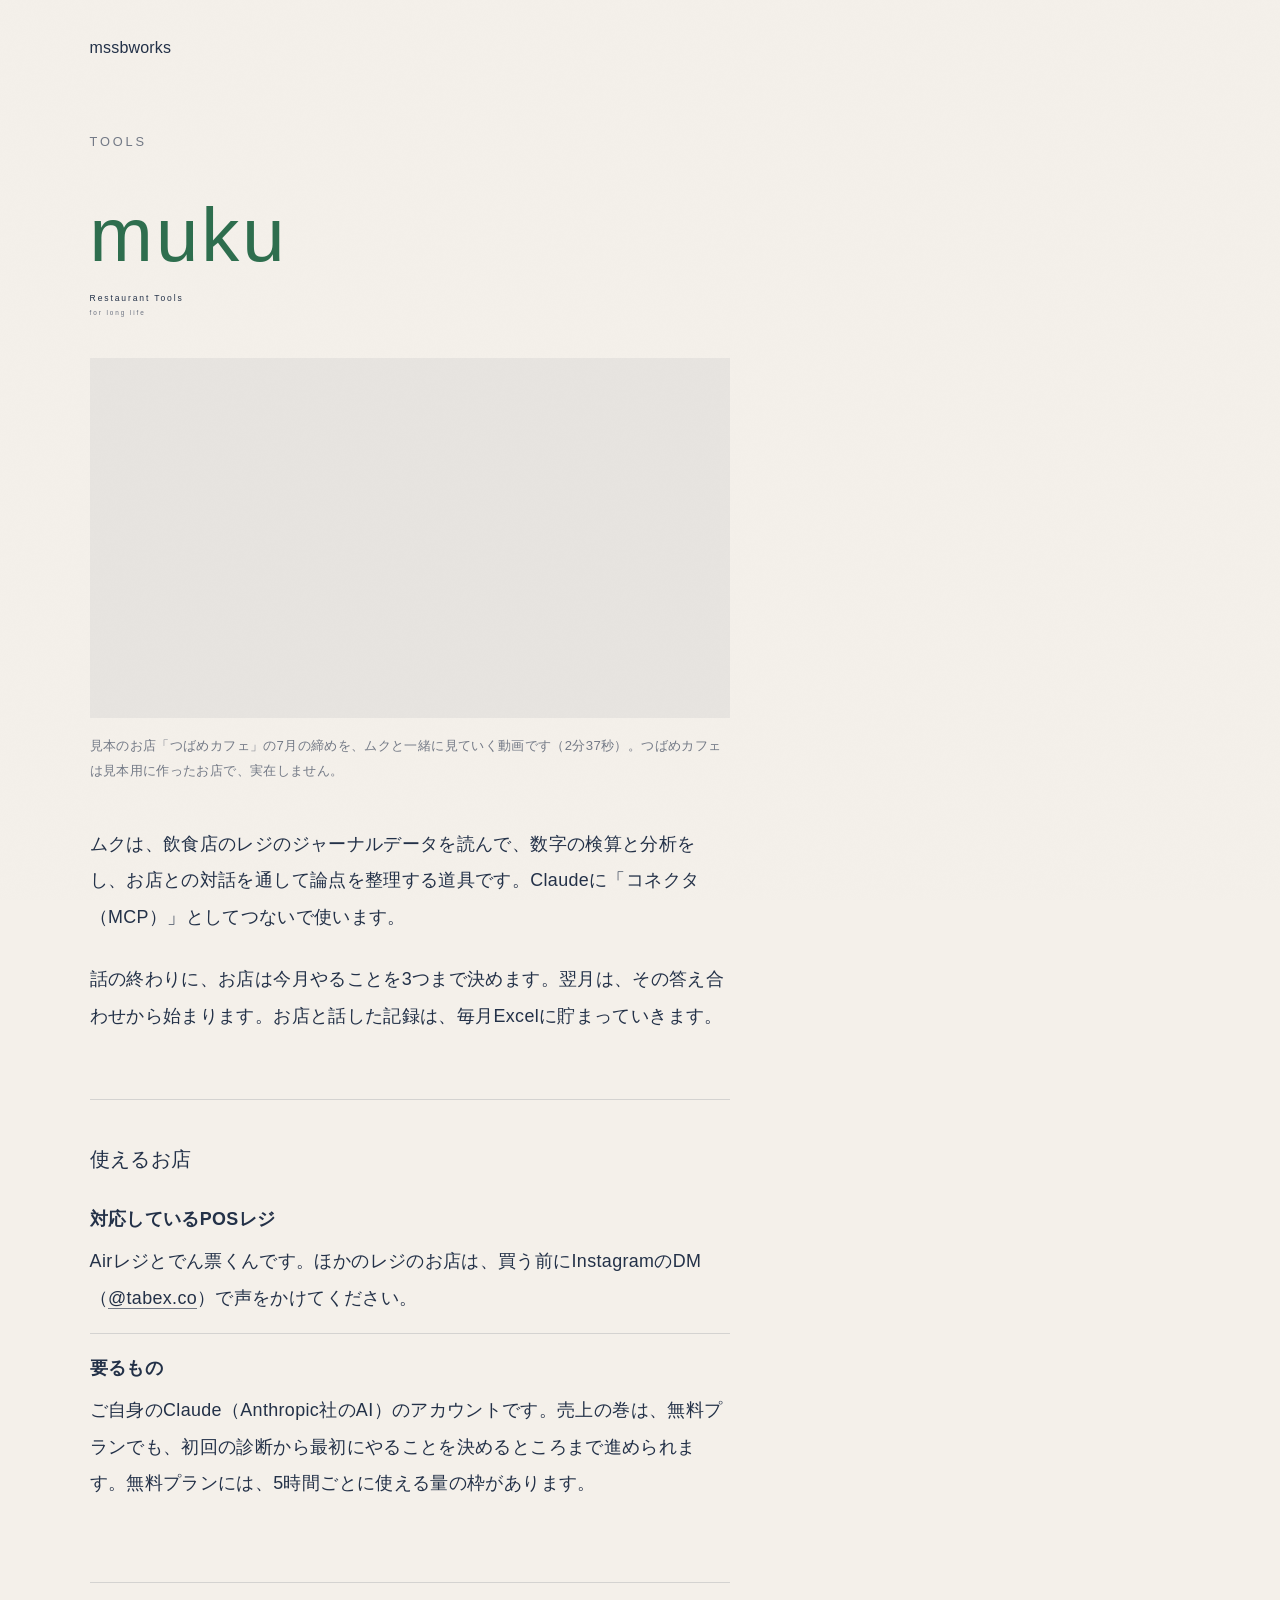
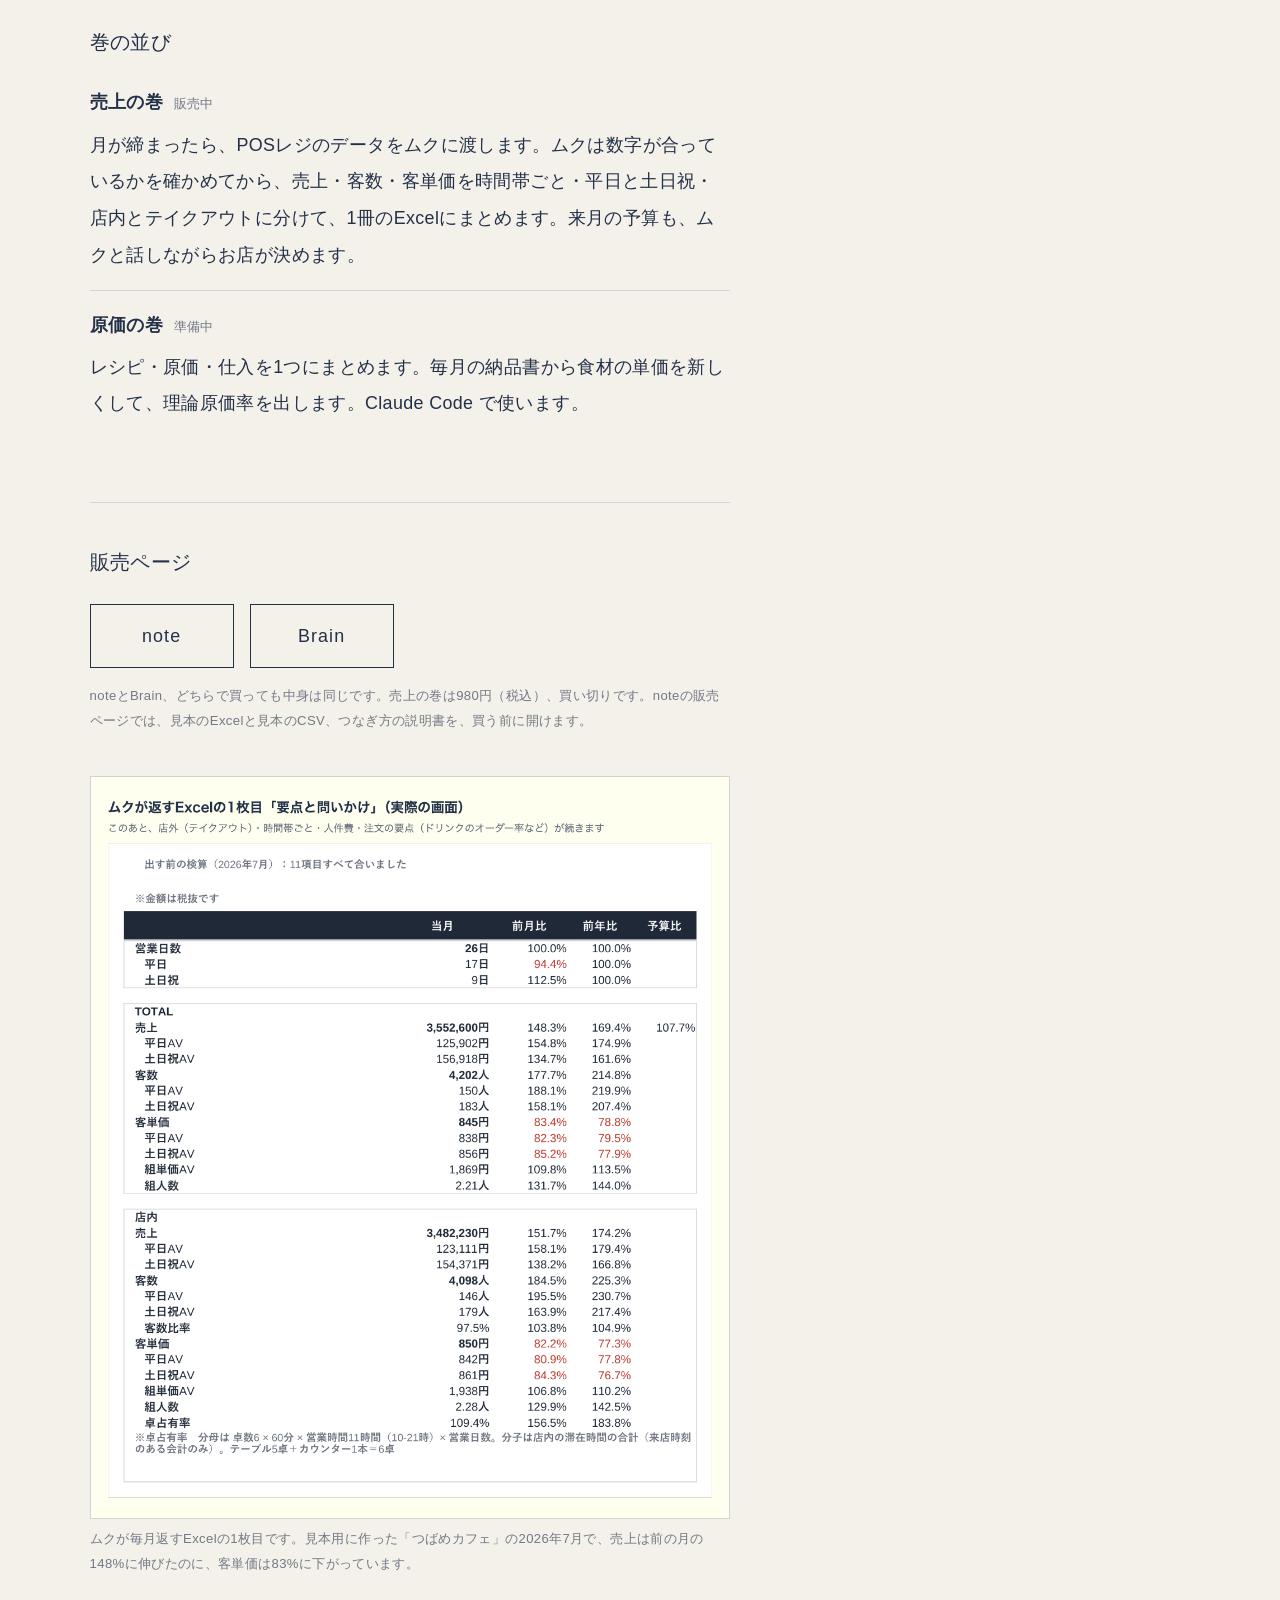
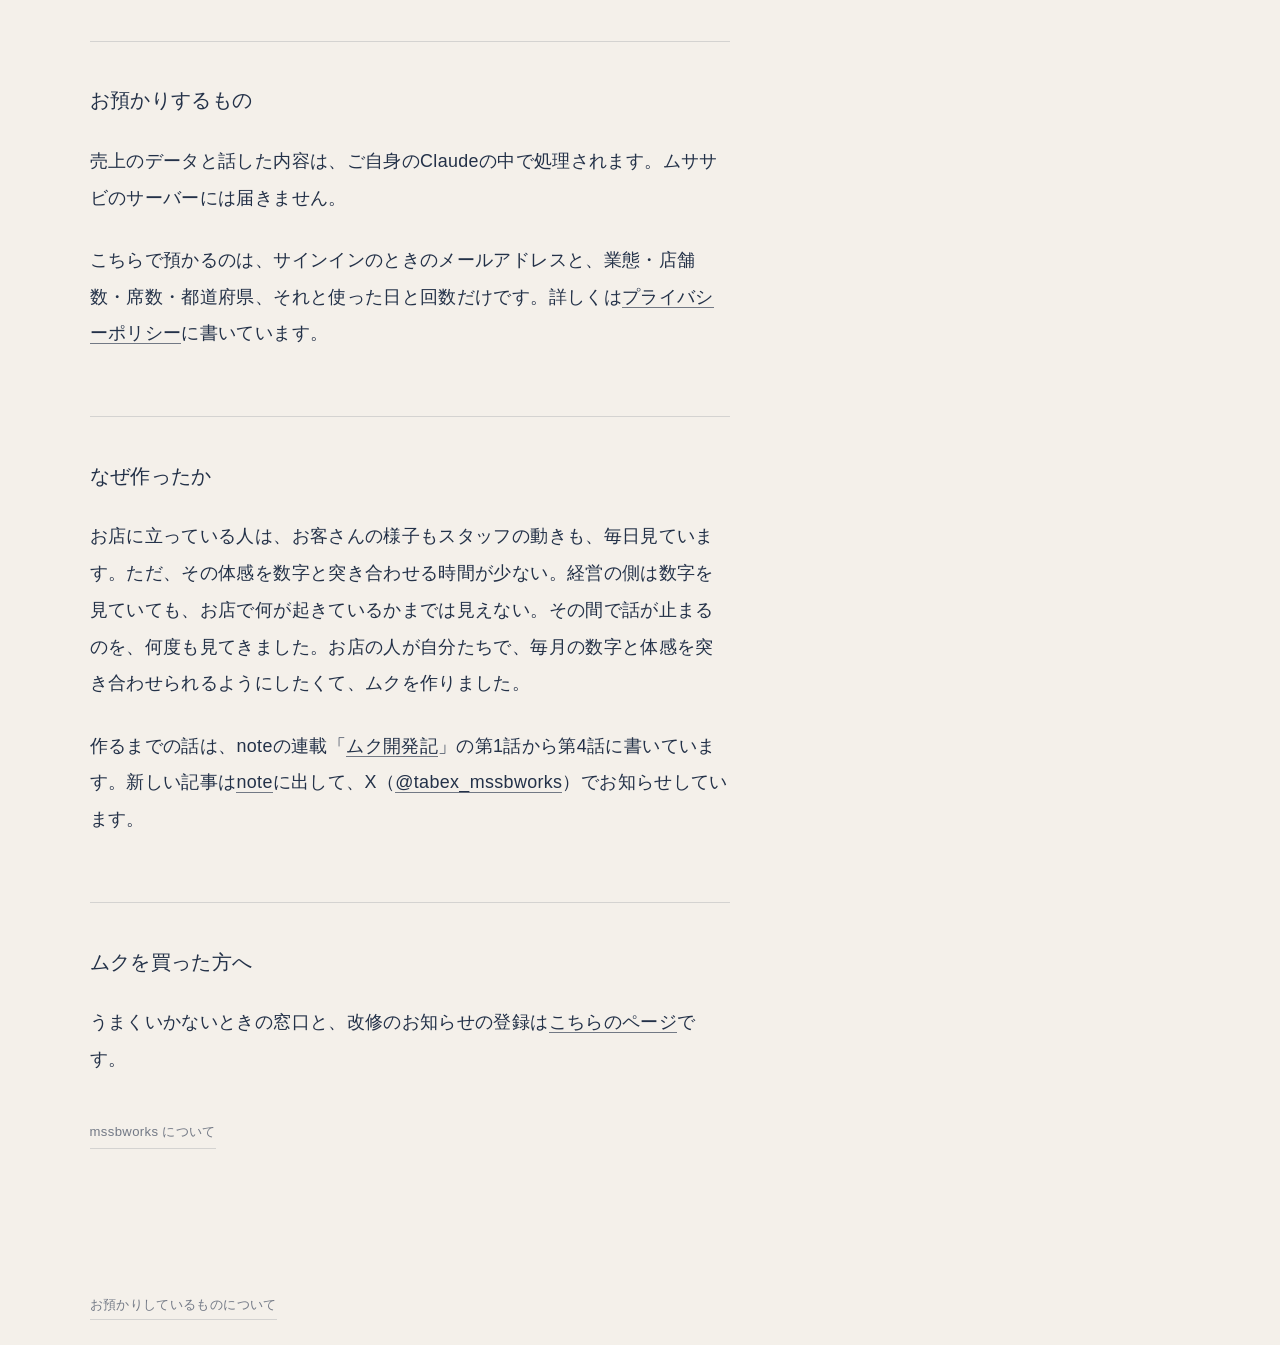
<file: muku/index.html>
<!doctype html>
<html lang="ja">
<head>
  <meta charset="utf-8">
  <meta name="viewport" content="width=device-width, initial-scale=1">
  <title>ムク — mssbworks</title>
  <meta name="description" content="Claudeにつないで使う、飲食店のための道具「ムク」です。月が締まったらレジのデータを渡すと、検算してから1冊のExcelにまとめ、気になるところをお店に問いかけます。対応はAirレジとでん票くん。">
  <meta property="og:type" content="website">
  <meta property="og:site_name" content="mssbworks">
  <meta property="og:title" content="ムク — mssbworks">
  <meta property="og:description" content="Claudeにつないで使う、飲食店のための道具「ムク」です。月が締まったらレジのデータを渡すと、検算してから1冊のExcelにまとめ、気になるところをお店に問いかけます。対応はAirレジとでん票くん。">
  <meta property="og:url" content="https://mssbworks.com/muku/">
  <meta property="og:image" content="https://mssbworks.com/img/og.png?v=1">
  <meta property="og:image:width" content="1200">
  <meta property="og:image:height" content="630">
  <meta property="og:locale" content="ja_JP">
  <link rel="apple-touch-icon-precomposed" sizes="512x512" href="../img/apple-touch-icon.png?v=12">
  <link rel="icon" type="image/png" sizes="32x32" href="../img/favicon-32.png?v=12">
  <link rel="stylesheet" href="../style.css">
  <style>
    /* このページだけの体裁。トークンは style.css の :root をそのまま使う。 */
    .muku{ padding-block:var(--s5) var(--s6); }
    .muku__title{
      font-size:var(--fs-hero);
      line-height:var(--lh-hero);
      margin:0 0 var(--s3);
    }
    /* ムクのロックアップ。画像を貼らずにCSSで組む。
       ロゴのPNGは地が象牙(#fffff0)で、サイトの生成り(#f4f0ea)と違うため、
       置くと四角い板が浮く。文字だけのロゴなので組み直せば地の問題が消えて、
       拡大しても崩れない。色・字間・大きさの比率の正本は
       ~/.claude/skills/mssb-brand/assets/muku_lockup.html。あちらを変えたらここも直す。
       3行の比率は原寸（muku 320px / Restaurant Tools 36px / for long life 27px）に合わせて
       emで持たせているので、親の font-size を変えれば全体が同じ形のまま伸縮する */
    .muku__mark{
      font-size:clamp(44px, 9vw, 76px);
      margin:0 0 var(--s4);
      font-family:"Helvetica Neue", Arial, sans-serif;
      font-weight:400;
    }
    .muku__mark span{ display:block; line-height:1; }
    .muku__wm{ font-size:1em;    font-weight:500; color:#2E6E4E; letter-spacing:.04em; }
    .muku__l1{ font-size:.1125em; color:#243249; letter-spacing:.22em; margin-top:2.5em; }
    .muku__l2{ font-size:.084em;  color:#6b7280; letter-spacing:.30em; margin-top:1.2em; }
    .muku__body p{ margin:0 0 var(--s3); }
    .muku__body p:last-child{ margin-bottom:0; }
    .muku__rule{ border:0; border-top:1px solid var(--hair); margin:var(--s5) 0 var(--s4); }
    .muku__sub{ font-size:var(--fs-lead); line-height:var(--lh-lead); margin:0 0 var(--s3); }
    .muku__note{ font-size:var(--fs-small); color:var(--ink-soft); line-height:1.9; }
    .muku__form{ margin:var(--s4) 0 var(--s3); max-width:24rem; }
    .muku__link,
    .muku__back{
      display:inline-block;
      font-size:var(--fs-small);
      color:var(--ink-soft);
      text-decoration:none;
      border-bottom:1px solid var(--hair);
      padding-bottom:.12em;
    }
    .muku__back{ margin-top:var(--s4); }
    .muku__link:hover,
    .muku__back:hover{ color:var(--ink); border-bottom-color:var(--ink-soft); }
    /* 2026-10-13 作り直しで足した分 */
    .muku__video{ position:relative; aspect-ratio:16/9; margin:0 0 var(--s2); background:rgba(35,49,72,.06); }
    .muku__video iframe{ position:absolute; inset:0; width:100%; height:100%; border:0; }
    .muku__cap{ font-size:var(--fs-small); color:var(--ink-soft); line-height:1.9; margin:0 0 var(--s4); }
    .muku__dl{ margin:0; }
    .muku__dl div{ padding:var(--s2) 0; }
    .muku__dl div + div{ border-top:1px solid var(--hair); }
    .muku__dl div:first-child{ padding-top:0; }
    .muku__body a, .muku__dl a{ color:inherit; text-decoration:none; border-bottom:1px solid var(--ink-soft); }
    .muku__body a:hover, .muku__dl a:hover{ border-bottom-color:var(--ink); }
    .muku__dl dt{ font-weight:600; margin:0 0 .3em; }
    .muku__dl dt small{ font-weight:400; font-size:var(--fs-small); color:var(--ink-soft); margin-left:.8em; }
    .muku__dl dd{ margin:0; }
    .muku__buy{ display:flex; flex-wrap:wrap; gap:var(--s2); margin:var(--s3) 0 var(--s2); padding:0; list-style:none; }
    .muku__buy a{
      display:inline-block; min-width:9rem; text-align:center;
      padding:.7em 1.4em; border:1px solid var(--ink); color:var(--ink);
      text-decoration:none; letter-spacing:.06em;
    }
    .muku__buy a:hover{ background:var(--ink); color:var(--bg); }
    .muku__fig{ margin:var(--s4) 0 0; }
    .muku__fig img{ display:block; width:100%; height:auto; border:1px solid var(--hair); }
    .muku__fig figcaption{ margin-top:var(--s1); }
  </style>
  <script>
    // 旧 /muku/#help（窓口）で来た人を、窓口のページへ送る。描く前に送る。
    // ムクの手順書と Brain の有料部分がまだ /muku/#help を出しているため（2026-10-13）
    function toHelp(){ if(location.hash === '#help'){ location.replace('/muku/help/'); } }
    toHelp();
    window.addEventListener('hashchange', toHelp);
  </script>
</head>
<body>

  <a class="logo" href="../" style="text-decoration:none;">mssbworks</a>

  <main>
    <section class="muku" aria-label="ムク">
      <div class="wrap">
        <p class="label">Tools</p>
        <div class="muku__mark" role="img" aria-label="ムク">
          <span class="muku__wm">muku</span>
          <span class="muku__l1">Restaurant Tools</span>
          <span class="muku__l2">for long life</span>
        </div>

        <div class="muku__video">
          <iframe src="https://www.youtube-nocookie.com/embed/5B0RkLtmnhk" title="ムクの初回診断（見本のお店）" loading="lazy"
                  allow="accelerometer; encrypted-media; gyroscope; picture-in-picture; fullscreen" allowfullscreen></iframe>
        </div>
        <p class="muku__cap">見本のお店「つばめカフェ」の7月の締めを、ムクと一緒に見ていく動画です（2分37秒）。つばめカフェは見本用に作ったお店で、実在しません。</p>


        <div class="muku__body">
          <p>ムクは、飲食店のレジのジャーナルデータを読んで、数字の検算と分析をし、お店との対話を通して論点を整理する道具です。Claudeに「コネクタ（MCP）」としてつないで使います。</p>
          <p>話の終わりに、お店は今月やることを3つまで決めます。翌月は、その答え合わせから始まります。お店と話した記録は、毎月Excelに貯まっていきます。</p>
        </div>


        <hr class="muku__rule">

        <p class="muku__sub">使えるお店</p>
        <dl class="muku__dl">
          <div>
            <dt>対応しているPOSレジ</dt>
            <dd>Airレジとでん票くんです。ほかのレジのお店は、買う前にInstagramのDM（<a href="https://www.instagram.com/tabex.co/">@tabex.co</a>）で声をかけてください。</dd>
          </div>
          <div>
            <dt>要るもの</dt>
            <dd>ご自身のClaude（Anthropic社のAI）のアカウントです。売上の巻は、無料プランでも、初回の診断から最初にやることを決めるところまで進められます。無料プランには、5時間ごとに使える量の枠があります。</dd>
          </div>
        </dl>

        <hr class="muku__rule">

        <p class="muku__sub">巻の並び</p>
        <dl class="muku__dl">
          <div>
            <dt>売上の巻<small>販売中</small></dt>
            <dd>月が締まったら、POSレジのデータをムクに渡します。ムクは数字が合っているかを確かめてから、売上・客数・客単価を時間帯ごと・平日と土日祝・店内とテイクアウトに分けて、1冊のExcelにまとめます。来月の予算も、ムクと話しながらお店が決めます。</dd>
          </div>
          <div>
            <dt>原価の巻<small>準備中</small></dt>
            <dd>レシピ・原価・仕入を1つにまとめます。毎月の納品書から食材の単価を新しくして、理論原価率を出します。Claude Code で使います。</dd>
          </div>
        </dl>

        <hr class="muku__rule">

        <!-- 販売ページ。note と Brain を同じ大きさで並べる（2026-10-13 渡部 A）。
             リンクは /muku/go/ の転送ページを通す。転送ページの閲覧数＝押された数。
             値段は1回だけ、小さく（980円を大きく打ち出さない・10/5 渡部） -->
        <p class="muku__sub">販売ページ</p>
        <ul class="muku__buy">
          <li><a href="/muku/go/note/">note</a></li>
          <li><a href="/muku/go/brain/">Brain</a></li>
        </ul>
        <p class="muku__note">noteとBrain、どちらで買っても中身は同じです。売上の巻は980円（税込）、買い切りです。noteの販売ページでは、見本のExcelと見本のCSV、つなぎ方の説明書を、買う前に開けます。</p>

        <figure class="muku__fig">
          <a href="../img/muku_yoten.png"><img src="../img/muku_yoten.png" width="1140" height="1324" loading="lazy"
               alt="ムクが返すExcelの1枚目。売上・客数・客単価を、前月比・前年比・予算比で並べた表"></a>
          <figcaption class="muku__cap">ムクが毎月返すExcelの1枚目です。見本用に作った「つばめカフェ」の2026年7月で、売上は前の月の148%に伸びたのに、客単価は83%に下がっています。</figcaption>
        </figure>

        <hr class="muku__rule">

        <p class="muku__sub">お預かりするもの</p>
        <div class="muku__body">
          <p>売上のデータと話した内容は、ご自身のClaudeの中で処理されます。ムササビのサーバーには届きません。</p>
          <p>こちらで預かるのは、サインインのときのメールアドレスと、業態・店舗数・席数・都道府県、それと使った日と回数だけです。詳しくは<a href="/privacy/">プライバシーポリシー</a>に書いています。</p>
        </div>

        <hr class="muku__rule">

        <p class="muku__sub">なぜ作ったか</p>
        <div class="muku__body">
          <p>お店に立っている人は、お客さんの様子もスタッフの動きも、毎日見ています。ただ、その体感を数字と突き合わせる時間が少ない。経営の側は数字を見ていても、お店で何が起きているかまでは見えない。その間で話が止まるのを、何度も見てきました。お店の人が自分たちで、毎月の数字と体感を突き合わせられるようにしたくて、ムクを作りました。</p>
          <p>作るまでの話は、noteの連載「<a href="https://note.com/mssbworks/m/mdec38d812527">ムク開発記</a>」の第1話から第4話に書いています。新しい記事は<a href="https://note.com/mssbworks">note</a>に出して、X（<a href="https://x.com/tabex_mssbworks">@tabex_mssbworks</a>）でお知らせしています。</p>
        </div>

        <hr class="muku__rule">

        <p class="muku__sub">ムクを買った方へ</p>
        <div class="muku__body">
          <p>うまくいかないときの窓口と、改修のお知らせの登録は<a href="/muku/help/">こちらのページ</a>です。</p>
        </div>

        <a class="muku__back" href="../">mssbworks について</a>
      </div>
    </section>
    <div class="wrap">
      <p class="muku__sub" style="margin-top:2rem"><a class="muku__link" href="/privacy/">お預かりしているものについて</a></p>
    </div>
</main>

  <!-- Cloudflare Web Analytics --><script type='module' src='https://static.cloudflareinsights.com/beacon.min.js' data-cf-beacon='{"token": "d4fcdc5ebbac4f0f9423017c34b38ae6"}'></script><!-- End Cloudflare Web Analytics -->
</body>
</html>
</file>
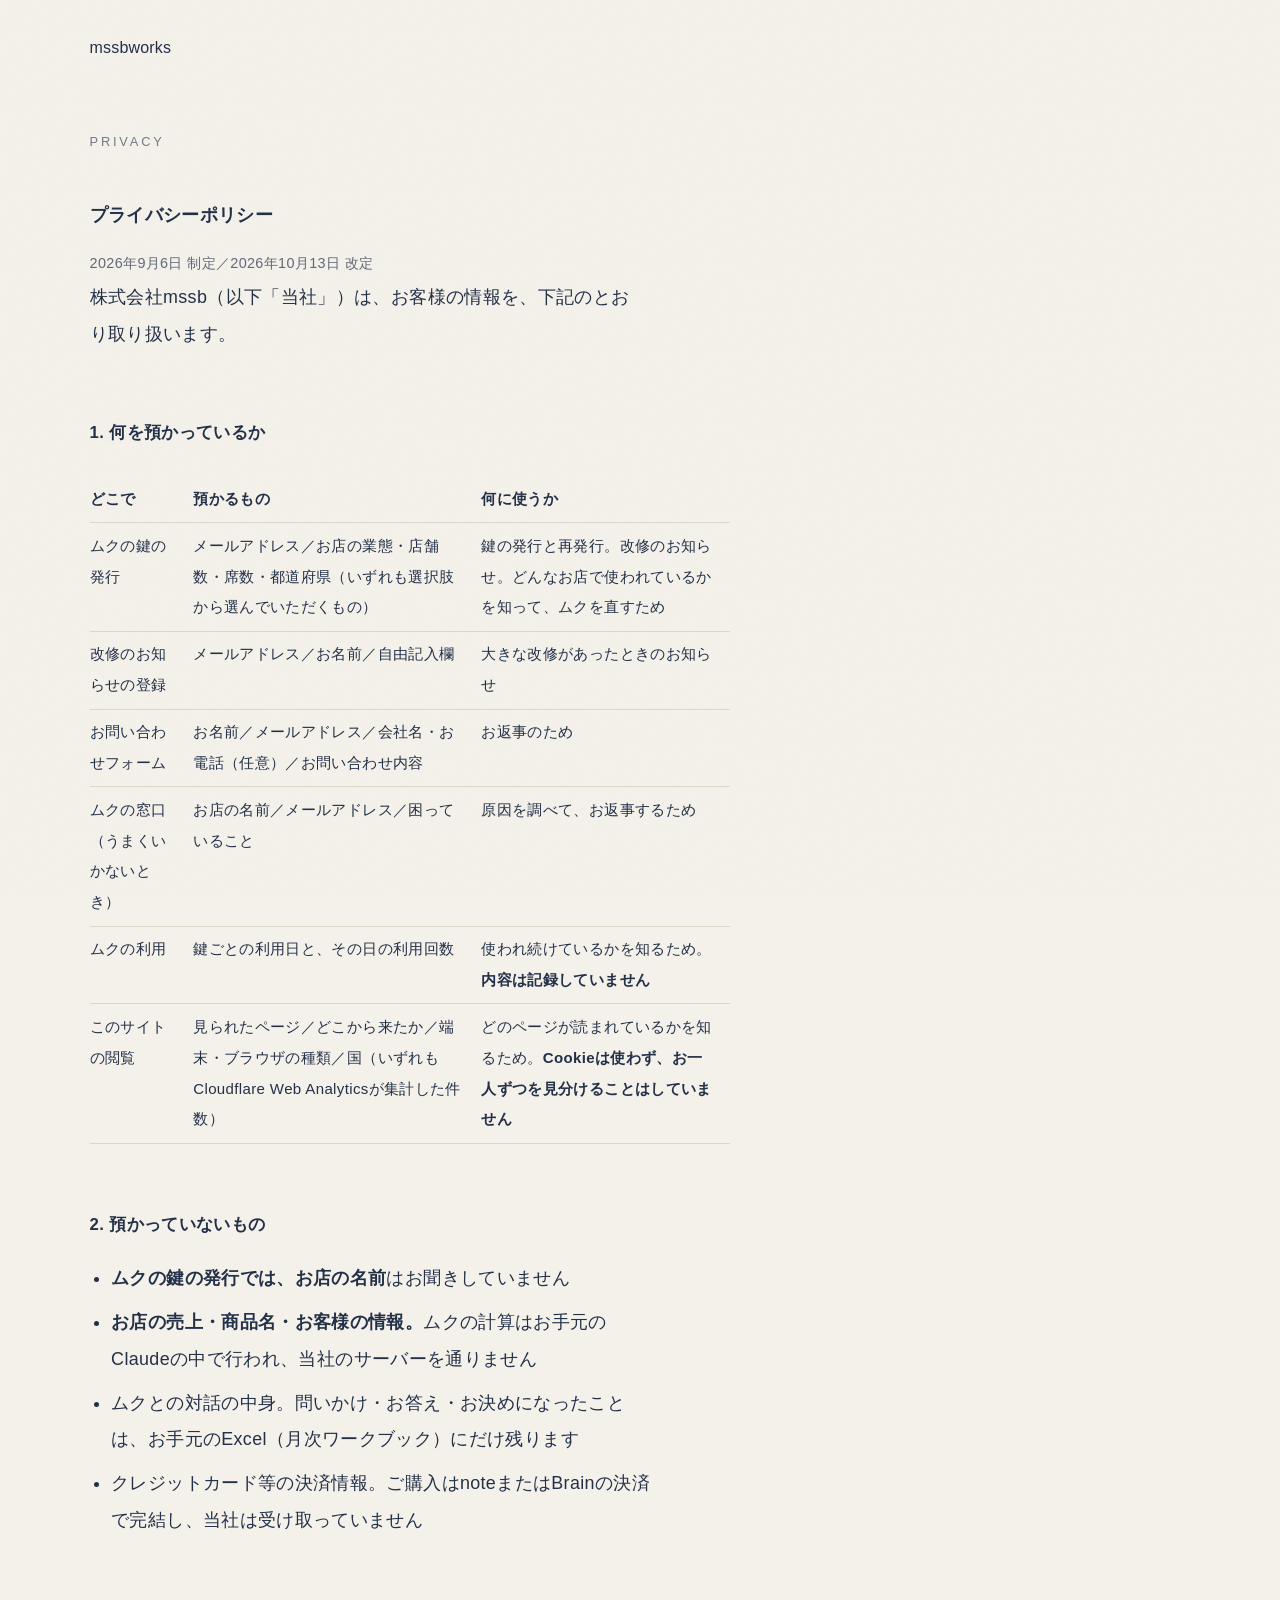
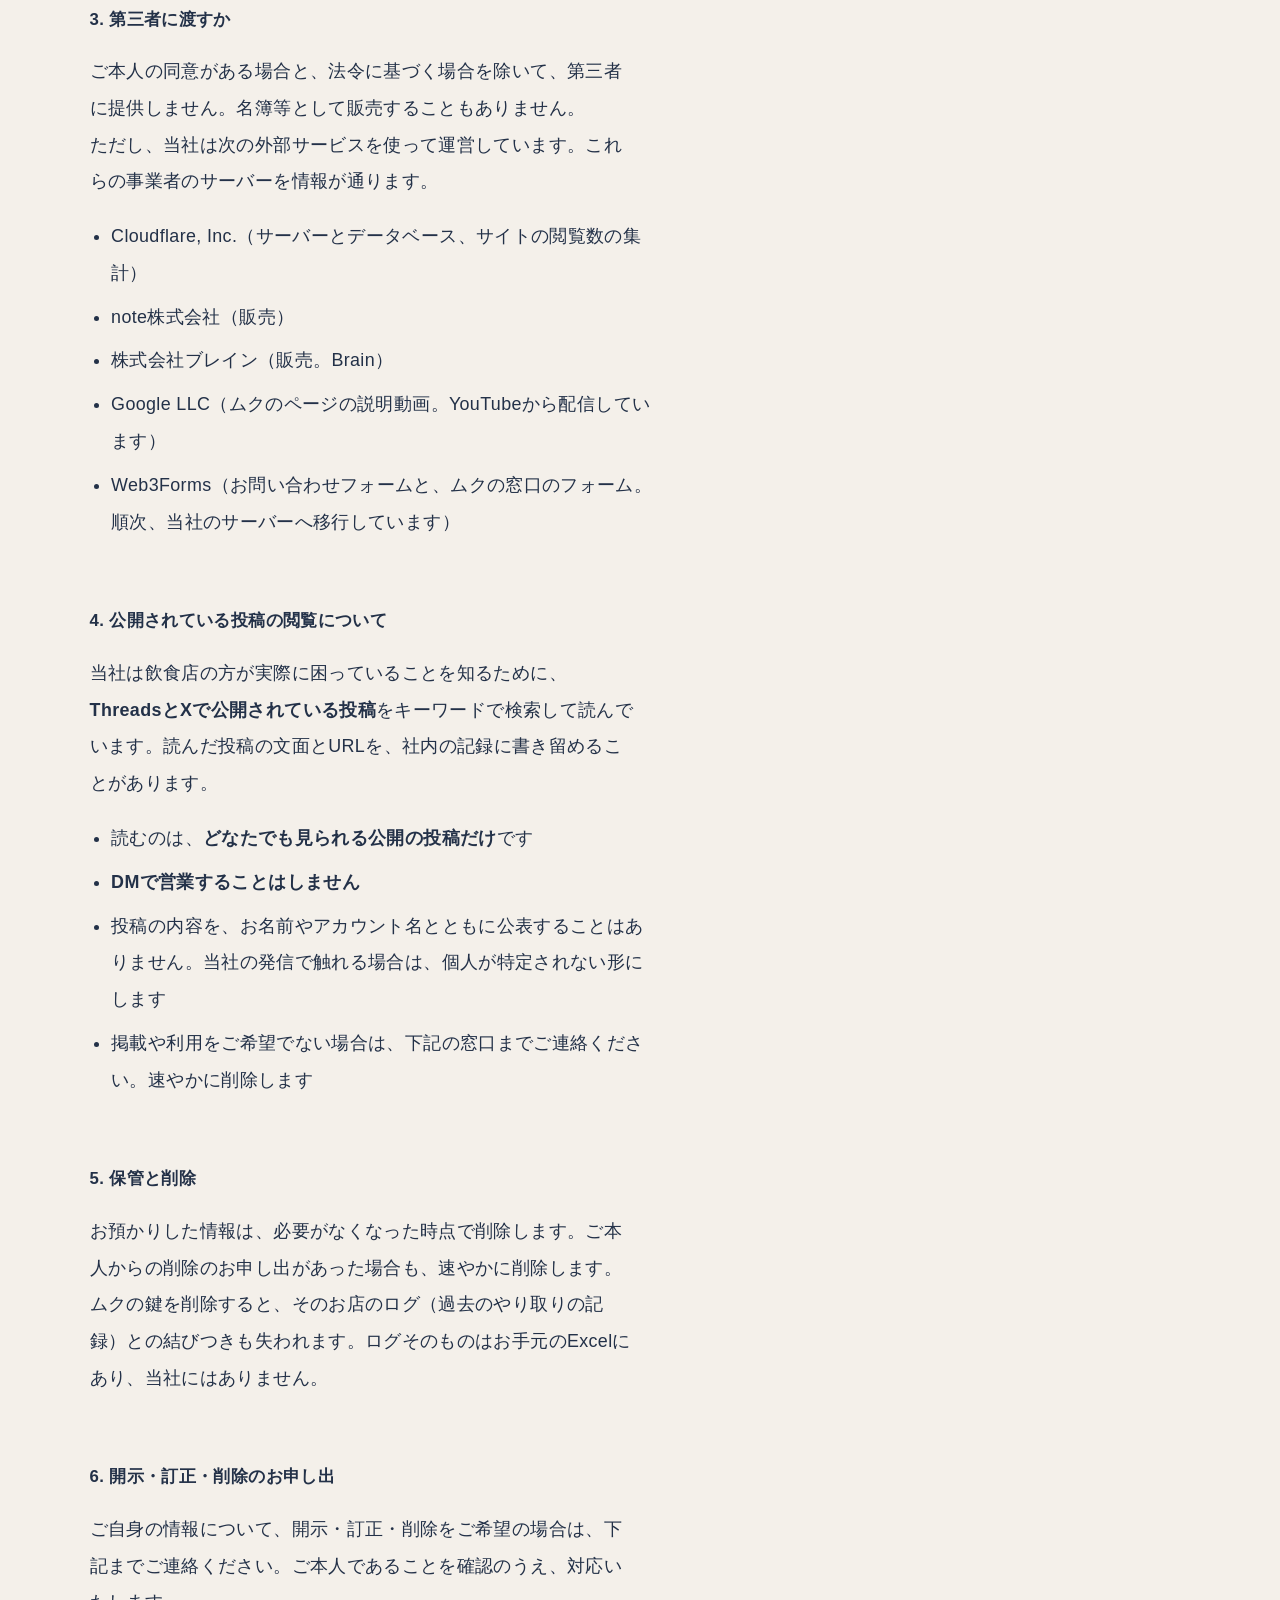
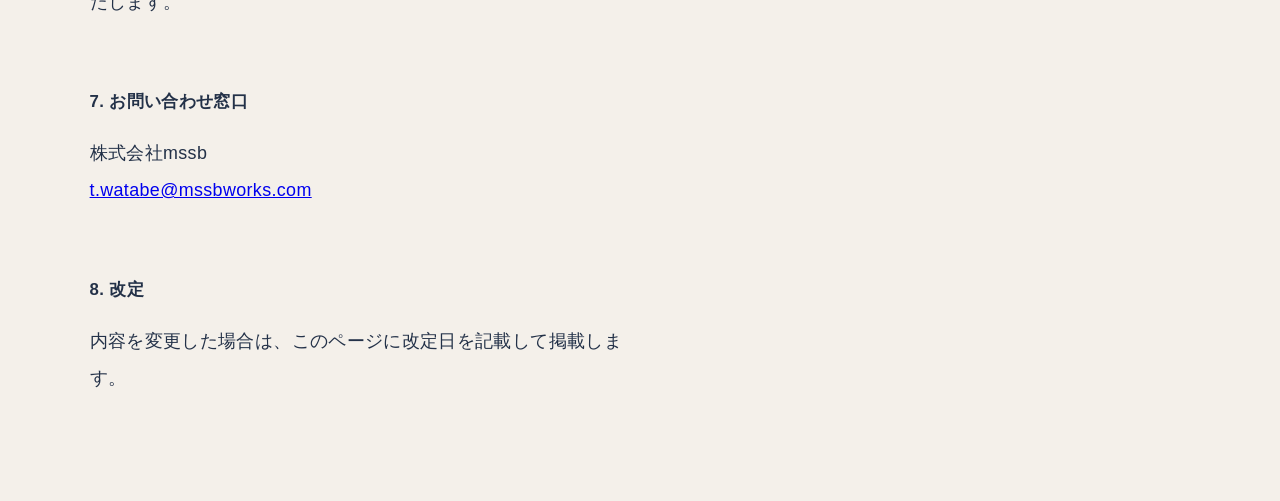
<file: privacy/index.html>
<!doctype html>
<html lang="ja">
<head>
  <meta charset="utf-8">
  <meta name="viewport" content="width=device-width, initial-scale=1">
  <title>プライバシーポリシー — mssbworks</title>
  <link rel="apple-touch-icon-precomposed" sizes="512x512" href="../img/apple-touch-icon.png?v=12">
  <link rel="icon" type="image/png" sizes="32x32" href="../img/favicon-32.png?v=12">
  <link rel="stylesheet" href="../style.css">
  <style>
    /* このページだけの体裁。トークンは style.css の :root をそのまま使う。 */
    .pp{ padding-block:var(--s5) var(--s6); }
    .pp h1{ font-size:var(--fs-h2); margin:0 0 var(--s2); }
    .pp h2{ font-size:1.05rem; margin:var(--s5) 0 var(--s2); }
    .pp p, .pp li{ max-width:34rem; }
    .pp ul{ padding-left:1.2em; }
    .pp li{ margin-bottom:.4em; }
    .pp table{ border-collapse:collapse; margin:var(--s3) 0; font-size:.94rem; }
    .pp th, .pp td{ border-bottom:1px solid #ddd6c8; padding:.5em .9em .5em 0; text-align:left; vertical-align:top; }
    .pp th{ font-weight:600; }
    .pp .date{ font-size:.9rem; opacity:.7; }
  </style>
</head>
<body>
  <a class="logo" href="../" style="text-decoration:none;">mssbworks</a>
  <main>
    <section class="pp" aria-label="プライバシーポリシー">
      <div class="wrap">
        <p class="label">Privacy</p>
        <h1>プライバシーポリシー</h1>
        <p class="date">2026年9月6日 制定／2026年10月13日 改定</p>

        <p>株式会社mssb（以下「当社」）は、お客様の情報を、下記のとおり取り扱います。</p>

        <h2>1. 何を預かっているか</h2>
        <table>
          <tr><th>どこで</th><th>預かるもの</th><th>何に使うか</th></tr>
          <tr>
            <td>ムクの鍵の発行</td>
            <td>メールアドレス／お店の業態・店舗数・席数・都道府県（いずれも選択肢から選んでいただくもの）</td>
            <td>鍵の発行と再発行。改修のお知らせ。どんなお店で使われているかを知って、ムクを直すため</td>
          </tr>
          <tr>
            <td>改修のお知らせの登録</td>
            <td>メールアドレス／お名前／自由記入欄</td>
            <td>大きな改修があったときのお知らせ</td>
          </tr>
          <tr>
            <td>お問い合わせフォーム</td>
            <td>お名前／メールアドレス／会社名・お電話（任意）／お問い合わせ内容</td>
            <td>お返事のため</td>
          </tr>
          <tr>
            <td>ムクの窓口（うまくいかないとき）</td>
            <td>お店の名前／メールアドレス／困っていること</td>
            <td>原因を調べて、お返事するため</td>
          </tr>
          <tr>
            <td>ムクの利用</td>
            <td>鍵ごとの利用日と、その日の利用回数</td>
            <td>使われ続けているかを知るため。<strong>内容は記録していません</strong></td>
          </tr>
          <tr>
            <td>このサイトの閲覧</td>
            <td>見られたページ／どこから来たか／端末・ブラウザの種類／国（いずれもCloudflare Web Analyticsが集計した件数）</td>
            <td>どのページが読まれているかを知るため。<strong>Cookieは使わず、お一人ずつを見分けることはしていません</strong></td>
          </tr>
        </table>

        <h2>2. 預かっていないもの</h2>
        <ul>
          <li><strong>ムクの鍵の発行では、お店の名前</strong>はお聞きしていません</li>
          <li><strong>お店の売上・商品名・お客様の情報。</strong>ムクの計算はお手元のClaudeの中で行われ、当社のサーバーを通りません</li>
          <li>ムクとの対話の中身。問いかけ・お答え・お決めになったことは、お手元のExcel（月次ワークブック）にだけ残ります</li>
          <li>クレジットカード等の決済情報。ご購入はnoteまたはBrainの決済で完結し、当社は受け取っていません</li>
        </ul>

        <h2>3. 第三者に渡すか</h2>
        <p>ご本人の同意がある場合と、法令に基づく場合を除いて、第三者に提供しません。名簿等として販売することもありません。</p>
        <p>ただし、当社は次の外部サービスを使って運営しています。これらの事業者のサーバーを情報が通ります。</p>
        <ul>
          <li>Cloudflare, Inc.（サーバーとデータベース、サイトの閲覧数の集計）</li>
          <li>note株式会社（販売）</li>
          <li>株式会社ブレイン（販売。Brain）</li>
          <li>Google LLC（ムクのページの説明動画。YouTubeから配信しています）</li>
          <li>Web3Forms（お問い合わせフォームと、ムクの窓口のフォーム。順次、当社のサーバーへ移行しています）</li>
        </ul>

        <h2>4. 公開されている投稿の閲覧について</h2>
        <p>当社は飲食店の方が実際に困っていることを知るために、<strong>ThreadsとXで公開されている投稿</strong>をキーワードで検索して読んでいます。読んだ投稿の文面とURLを、社内の記録に書き留めることがあります。</p>
        <ul>
          <li>読むのは、<strong>どなたでも見られる公開の投稿だけ</strong>です</li>
          <li><strong>DMで営業することはしません</strong></li>
          <li>投稿の内容を、お名前やアカウント名とともに公表することはありません。当社の発信で触れる場合は、個人が特定されない形にします</li>
          <li>掲載や利用をご希望でない場合は、下記の窓口までご連絡ください。速やかに削除します</li>
        </ul>

        <h2>5. 保管と削除</h2>
        <p>お預かりした情報は、必要がなくなった時点で削除します。ご本人からの削除のお申し出があった場合も、速やかに削除します。</p>
        <p>ムクの鍵を削除すると、そのお店のログ（過去のやり取りの記録）との結びつきも失われます。ログそのものはお手元のExcelにあり、当社にはありません。</p>

        <h2>6. 開示・訂正・削除のお申し出</h2>
        <p>ご自身の情報について、開示・訂正・削除をご希望の場合は、下記までご連絡ください。ご本人であることを確認のうえ、対応いたします。</p>

        <h2>7. お問い合わせ窓口</h2>
        <p>
          株式会社mssb<br>
          <a href="mailto:t.watabe@mssbworks.com">t.watabe@mssbworks.com</a>
        </p>

        <h2>8. 改定</h2>
        <p>内容を変更した場合は、このページに改定日を記載して掲載します。</p>
      </div>
    </section>
  </main>
  <!-- Cloudflare Web Analytics --><script type='module' src='https://static.cloudflareinsights.com/beacon.min.js' data-cf-beacon='{"token": "d4fcdc5ebbac4f0f9423017c34b38ae6"}'></script><!-- End Cloudflare Web Analytics -->
</body>
</html>
</file>
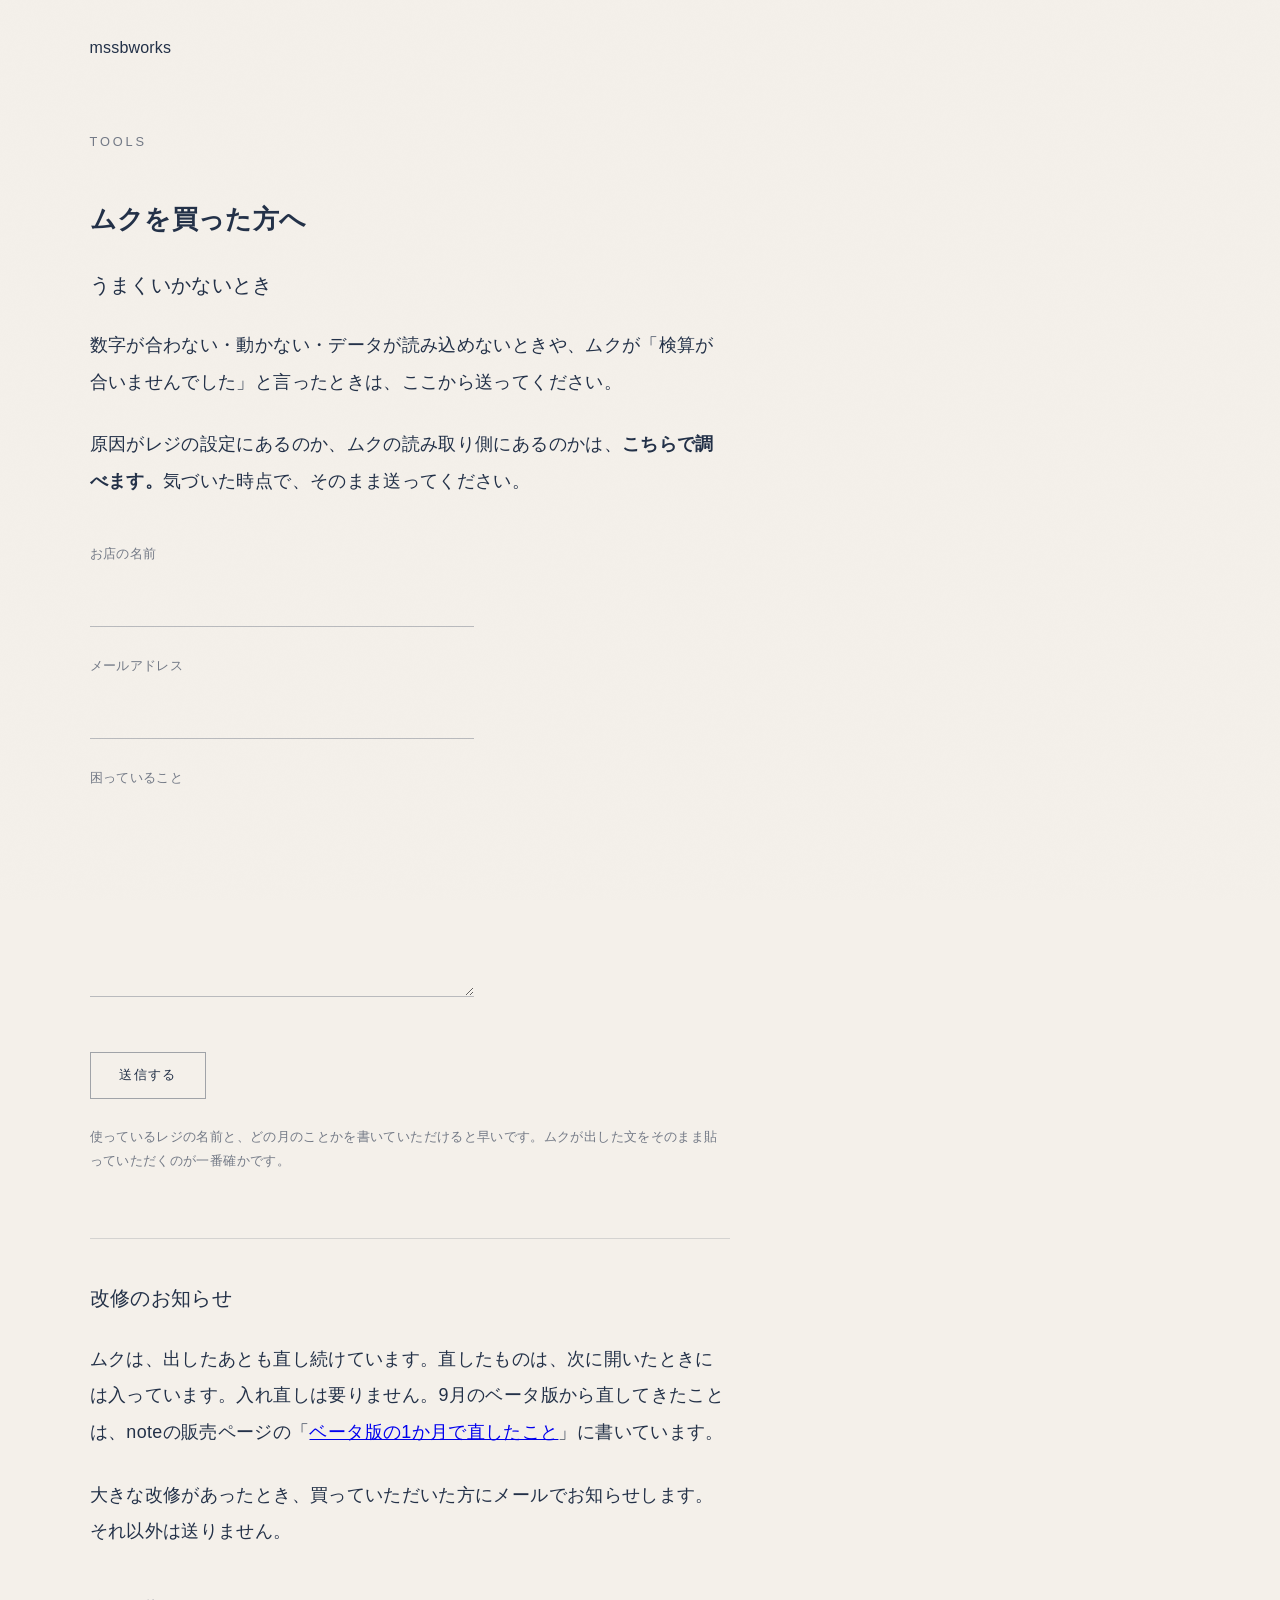
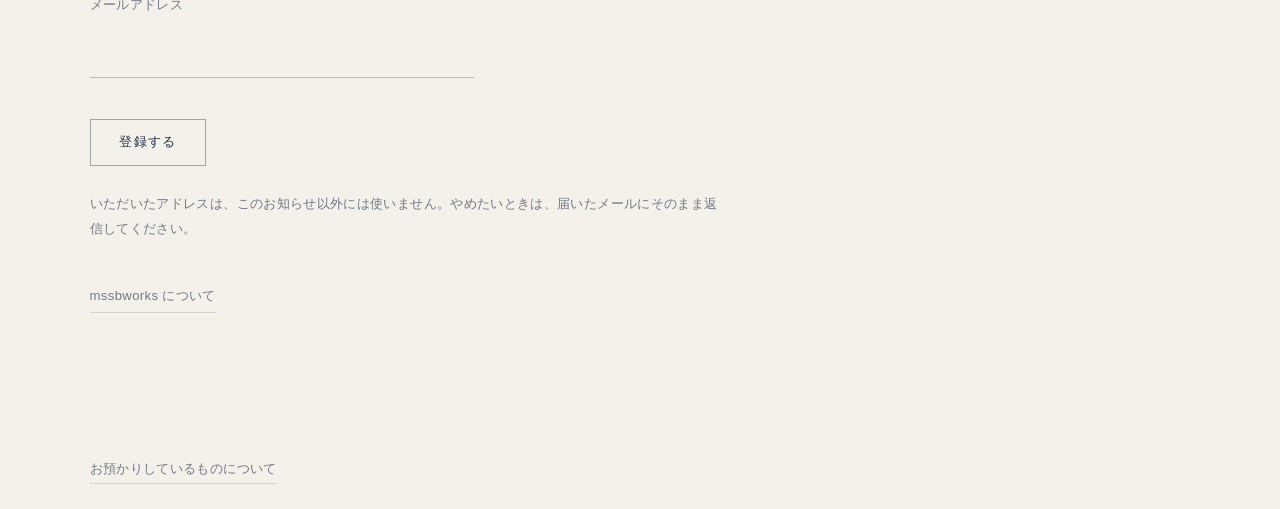
<file: muku/help/index.html>
<!doctype html>
<html lang="ja">
<head>
  <meta charset="utf-8">
  <meta name="viewport" content="width=device-width, initial-scale=1">
  <title>ムクを買った方へ — mssbworks</title>
  <meta name="robots" content="noindex">
  <link rel="apple-touch-icon-precomposed" sizes="512x512" href="../../img/apple-touch-icon.png?v=12">
  <link rel="icon" type="image/png" sizes="32x32" href="../../img/favicon-32.png?v=12">
  <link rel="stylesheet" href="../../style.css">
  <style>
    /* このページだけの体裁。トークンは style.css の :root をそのまま使う。 */
    .muku{ padding-block:var(--s5) var(--s6); }
    .muku__title{
      font-size:var(--fs-hero);
      line-height:var(--lh-hero);
      margin:0 0 var(--s3);
    }
    /* ムクのロックアップ。画像を貼らずにCSSで組む。
       ロゴのPNGは地が象牙(#fffff0)で、サイトの生成り(#f4f0ea)と違うため、
       置くと四角い板が浮く。文字だけのロゴなので組み直せば地の問題が消えて、
       拡大しても崩れない。色・字間・大きさの比率の正本は
       ~/.claude/skills/mssb-brand/assets/muku_lockup.html。あちらを変えたらここも直す。
       3行の比率は原寸（muku 320px / Restaurant Tools 36px / for long life 27px）に合わせて
       emで持たせているので、親の font-size を変えれば全体が同じ形のまま伸縮する */
    .muku__mark{
      font-size:clamp(56px, 13vw, 104px);
      margin:0 0 var(--s4);
      font-family:"Helvetica Neue", Arial, sans-serif;
      font-weight:400;
    }
    .muku__mark span{ display:block; line-height:1; }
    .muku__wm{ font-size:1em;    font-weight:500; color:#2E6E4E; letter-spacing:.04em; }
    .muku__l1{ font-size:.1125em; color:#243249; letter-spacing:.22em; margin-top:2.5em; }
    .muku__l2{ font-size:.084em;  color:#6b7280; letter-spacing:.30em; margin-top:1.2em; }
    .muku__body p{ margin:0 0 var(--s3); }
    .muku__body p:last-child{ margin-bottom:0; }
    .muku__rule{ border:0; border-top:1px solid var(--hair); margin:var(--s5) 0 var(--s4); }
    .muku__sub{ font-size:var(--fs-lead); line-height:var(--lh-lead); margin:0 0 var(--s3); }
    .muku__note{ font-size:var(--fs-small); color:var(--ink-soft); line-height:1.9; }
    .muku__form{ margin:var(--s4) 0 var(--s3); max-width:24rem; }
    .muku__link,
    .muku__back{
      display:inline-block;
      font-size:var(--fs-small);
      color:var(--ink-soft);
      text-decoration:none;
      border-bottom:1px solid var(--hair);
      padding-bottom:.12em;
    }
    .muku__back{ margin-top:var(--s4); }
    .muku__link:hover,
    .muku__back:hover{ color:var(--ink); border-bottom-color:var(--ink-soft); }
  </style>
  </style>
</head>
<body>

  <a class="logo" href="../../" style="text-decoration:none;">mssbworks</a>

  <main>
    <!-- ムクを買った方のページ（2026-10-13 渡部 A）。
         Brain の有料部分とムクの手順書がここ（旧 /muku/#help）へ人を送る。
         Brainのガイドライン10・12（同じ商品を買える別の場所／販売目的のサイトへの案内はNG）に
         当たらないように、**このページには販売ページへのリンクも、/muku/ へ戻るリンクも置かない**。
         戻り先はトップだけ -->
    <section class="muku" aria-label="ムクを買った方へ">
      <div class="wrap">
        <p class="label">Tools</p>
        <h1 class="muku__title">ムクを買った方へ</h1>

        <!-- ムクの窓口。ムクが「検算が合いませんでした」と出すときの送り先もここ。
             送り先はトップの問い合わせと同じ（Web3Forms＋うちのWorker）で、
             source で見分ける。**窓口を2つにしない**——記録が2箇所に散ると片方が腐る -->
        <p class="muku__sub" id="help">うまくいかないとき</p>

        <div class="muku__body">
          <p>数字が合わない・動かない・データが読み込めないときや、ムクが「検算が合いませんでした」と言ったときは、ここから送ってください。</p>
          <p>原因がレジの設定にあるのか、ムクの読み取り側にあるのかは、<strong>こちらで調べます。</strong>気づいた時点で、そのまま送ってください。</p>
        </div>

        <form action="https://api.web3forms.com/submit" method="POST" class="contact-form muku__form" data-source="muku-help">
          <input type="hidden" name="access_key" value="c66047d3-dc98-4911-8b6a-f69b80456201">
          <input type="hidden" name="subject" value="ムク・うまくいかないとき">
          <input type="hidden" name="from_name" value="ムク 窓口">
          <input type="hidden" name="source" value="muku-help">
          <input type="checkbox" name="botcheck" style="display:none" tabindex="-1" aria-hidden="true">
          <div class="contact-fields">
            <div class="field">
              <label for="hf-name">お店の名前</label>
              <input id="hf-name" name="name" type="text" autocomplete="organization" required>
            </div>
            <div class="field">
              <label for="hf-email">メールアドレス</label>
              <input id="hf-email" name="email" type="email" autocomplete="email" inputmode="email" required>
            </div>
            <div class="field">
              <label for="hf-message">困っていること</label>
              <textarea id="hf-message" name="message" rows="5" required></textarea>
            </div>
            <button type="submit" class="contact-submit">送信する</button>
          </div>
          <p class="contact-done" hidden>送信しました。こちらで確かめて、直せるものは直してご連絡します。</p>
          <p class="contact-error" hidden>送信できませんでした。時間をおいて、もう一度お試しください。</p>
        </form>

        <p class="muku__note">使っているレジの名前と、どの月のことかを書いていただけると早いです。ムクが出した文をそのまま貼っていただくのが一番確かです。</p>

        <hr class="muku__rule">

        <p class="muku__sub">改修のお知らせ</p>

        <div class="muku__body">
          <p>ムクは、出したあとも直し続けています。直したものは、次に開いたときには入っています。入れ直しは要りません。9月のベータ版から直してきたことは、noteの販売ページの「<a href="https://note.com/mssbworks/n/na527efcd42f5">ベータ版の1か月で直したこと</a>」に書いています。</p>
          <p>大きな改修があったとき、買っていただいた方にメールでお知らせします。それ以外は送りません。</p>
        </div>

        <!-- 送信は Web3Forms ＋ AJAX で同ページ完結（トップの問い合わせフォームと同じ鍵・件名だけ分けている） -->
        <form action="https://api.web3forms.com/submit" method="POST" class="contact-form muku__form">
          <input type="hidden" name="access_key" value="c66047d3-dc98-4911-8b6a-f69b80456201">
          <input type="hidden" name="subject" value="ムク・改修のお知らせ登録">
          <input type="hidden" name="from_name" value="ムク 改修のお知らせ">
          <input type="hidden" name="source" value="muku-update">
          <input type="checkbox" name="botcheck" style="display:none" tabindex="-1" aria-hidden="true">
          <div class="contact-fields">
            <div class="field">
              <label for="mf-email">メールアドレス</label>
              <input id="mf-email" name="email" type="email" autocomplete="email" inputmode="email" required>
            </div>
            <button type="submit" class="contact-submit">登録する</button>
          </div>
          <p class="contact-done" hidden>登録しました。大きな改修があったときに、このアドレスへお知らせします。</p>
          <p class="contact-error" hidden>登録できませんでした。時間をおいて、もう一度お試しください。</p>
        </form>

        <p class="muku__note">いただいたアドレスは、このお知らせ以外には使いません。やめたいときは、届いたメールにそのまま返信してください。</p>

        <a class="muku__back" href="../../">mssbworks について</a>
      </div>
    </section>
    <div class="wrap">
      <p class="muku__sub" style="margin-top:2rem"><a class="muku__link" href="/privacy/">お預かりしているものについて</a></p>
    </div>
</main>

  <script>
    (function(){
      // このページにはフォームが2つある（改修のお知らせの登録／うまくいかないとき）。
      // どちらも同じ扱いにする。**querySelector（1つ目だけ）にしない**——
      // 足したフォームが黙って動かない、という形の事故になる
      var forms = Array.prototype.slice.call(document.querySelectorAll('.muku__form'));
      if(!forms.length) return;

      // うちのWorkerにも同じ内容を送る（並走）。預け先をWeb3Formsからうちへ移すための準備。
      // **画面の成否はWeb3Forms側だけで決める。**Workerが落ちても送れなくなってはいけないので、
      // こちらの失敗は握りつぶしてコンソールに出す。
      // お知らせの登録は /api/signup、窓口は /api/contact と、受け口が違う
      var BASE = 'https://muku-mcp.muku-mcp.workers.dev';

      function alsoSend(form, fd){
        var src = form.getAttribute('data-source') || fd.get('source') || '';
        var path = (src === 'muku-help') ? '/api/contact' : '/api/signup';
        var body = {};
        fd.forEach(function(v, k){ body[k] = String(v); });
        if(path === '/api/signup' && !body.note){ body.note = body.message || ''; }
        fetch(BASE + path, {
          method:'POST', headers:{'Content-Type':'application/json'}, body: JSON.stringify(body)
        }).then(function(r){
          if(!r.ok){ console.warn('控えの送信が失敗しました', path, r.status); }
        }).catch(function(err){ console.warn('控えの送信が失敗しました', path, err); });
      }

      forms.forEach(function(form){
        var fields = form.querySelector('.contact-fields');
        var done   = form.querySelector('.contact-done');
        var errMsg = form.querySelector('.contact-error');

        form.addEventListener('submit', function(e){
          e.preventDefault();
          errMsg.hidden = true;
          var fd = new FormData(form);
          alsoSend(form, fd);
          fetch('https://api.web3forms.com/submit', { method:'POST', headers:{'Accept':'application/json'}, body: fd })
            .then(function(r){ return r.json(); })
            .then(function(json){
              if(json.success){ fields.hidden = true; done.hidden = false; }
              else { errMsg.hidden = false; }
            })
            .catch(function(){ errMsg.hidden = false; });
        });
      });

      // #help で来たら、その位置まで一息で連れていく。
      // ムクが出す送り先がここなので、着いたのに何も無い状態を作らない
      function goHelp(){
        if(location.hash !== '#help') return;
        var el = document.getElementById('help');
        if(el){ el.scrollIntoView({ block:'start' }); }
      }
      window.addEventListener('hashchange', goHelp);
      window.addEventListener('load', goHelp);
      goHelp();
    })();
  </script>

  <!-- Cloudflare Web Analytics --><script type='module' src='https://static.cloudflareinsights.com/beacon.min.js' data-cf-beacon='{"token": "d4fcdc5ebbac4f0f9423017c34b38ae6"}'></script><!-- End Cloudflare Web Analytics -->
</body>
</html>
</file>
<file: style.css>
/* ===========================================================
   mssbworks コーポレートサイト  style.css
   ステップ1：設計トークン + 骨格(①〜⑧) + ①第一声 / ②Philosophy
   設計書 mssbworks_site_design_202606.md を唯一の正とする。
   方針：引き算は徹底するが冷たくしない。余白が主・線は従。
        色数を増やさない（色は後から入る料理写真に持たせる）。
   =========================================================== */

/* --- 設計トークン --------------------------------------- */
:root{
  /* 色：philosophy PDF の原典から実測（推測しない・PDF背景に準拠） */
  --bg:        #f4f0ea;             /* 下地：生成り／象牙（純白・無彩色にしない） */
  --ink:       #233148;             /* 文字：ミッドナイトブルー（黒・グレーにしない） */
  --ink-soft:  rgba(35,49,72,.62);  /* 補助テキスト（英字ラベル等） */
  --ink-faint: rgba(35,49,72,.42);  /* プレースホルダー（人が後から入れる本文） */
  --hair:      rgba(35,49,72,.15);  /* ヘアライン：細く・薄く・短く */

  /* マテリアル（本っぽい紙）：気づくか気づかないかのレベル。濃さはこの1変数で調整 */
  --paper-strength: .015;           /* 紙の地のごく僅かな質感（上限の目安 .04／今は薄めスタート） */
  --track-body: .02em;              /* 本の組版に寄せるごく僅かな字間 */

  /* 書体：OSネイティブ優先（游ゴシック→ヒラギノ系）。
     明朝は使わない／幾何学的すぎる無機質ゴシックも避ける。 */
  --font-jp: "YuGothic","Yu Gothic","Hiragino Kaku Gothic ProN","Hiragino Sans","Noto Sans JP",sans-serif;
  --font-en: "Helvetica Neue","Arial",var(--font-jp);   /* 控えめな英字ラベル用 */

  /* 文字サイズ階層：大きな落差は「第一声」だけに集中させる。
     それ以降の見出しはサイズで強く張らない（張ると主張になる）。 */
  --fs-hero:  clamp(1.3rem, 1.12rem + .9vw, 1.62rem); /* ① 第一声：中くらい（本文より一回り大きい程度・張らない） */
  --fs-lead:  clamp(1.05rem, 1rem + .5vw, 1.22rem); /* 「誠実なものが…」＝静かな添え */
  --fs-body:  clamp(1rem, .96rem + .32vw, 1.12rem);
  --fs-en:    clamp(1.25rem, 1.1rem + .8vw, 1.55rem); /* FUNCTIONAL HONESTY ＝アンカー（強さは字間・太さで。サイズは張らない） */
  --fs-label: .8rem;                            /* セクションラベル（PHILOSOPHY 等） */
  --fs-small: .82rem;                           /* フッターの事実情報 */

  /* 行送り：和文は広めに（呼吸＝間） */
  --lh-hero: 1.75;
  --lh-lead: 1.75;
  --lh-body: 2.05;

  /* 余白スケール：日常的な強弱は「色」でなく「余白」で作る */
  --s1:.5rem;  --s2:1rem;  --s3:1.6rem; --s4:2.6rem;
  --s5:4rem;   --s6:6.5rem; --s7:11.5rem; --s8:15rem;

  /* レイアウト：スマホ起点。PCは余白と配置を足す */
  --pad-x: clamp(1.5rem, 7vw, 6rem);  /* 左右余白（PCで増える） */
  --measure: 40rem;                   /* 本文の最大行長 */
  --measure-wide: 52rem;              /* 第一声など広め */
}

/* --- リセット（最小限） ---------------------------------- */
*,*::before,*::after{ box-sizing:border-box; }
html{ -webkit-text-size-adjust:100%; }
body{
  margin:0;
  background:var(--bg);
  color:var(--ink);
  font-family:var(--font-jp);
  font-weight:500;
  font-size:var(--fs-body);
  line-height:var(--lh-body);
  letter-spacing:var(--track-body);     /* 本に寄せる：ごく僅かな字間 */
  -webkit-font-smoothing:antialiased;   /* テカらせない：インクが紙に乗った感じ */
  text-rendering:optimizeLegibility;
}
p{ margin:0; }

/* マテリアル：本っぽい紙のごく僅かな質感（極薄ノイズ）。
   テクスチャ画像のベタ貼りはしない＝CSS生成の微細グレインのみ。気づかせたら濃すぎ。 */
body::before{
  content:"";
  position:fixed; inset:0; z-index:-1;
  pointer-events:none;
  background-image:url("data:image/svg+xml,%3Csvg%20xmlns='http://www.w3.org/2000/svg'%20width='160'%20height='160'%3E%3Cfilter%20id='n'%3E%3CfeTurbulence%20type='fractalNoise'%20baseFrequency='0.9'%20numOctaves='2'%20stitchTiles='stitch'/%3E%3CfeColorMatrix%20type='saturate'%20values='0'/%3E%3C/filter%3E%3Crect%20width='160'%20height='160'%20filter='url(%23n)'/%3E%3C/svg%3E");
  background-size:160px 160px;
  opacity:var(--paper-strength);
}

/* --- ロゴ（左上に常駐・ナビなし・エンボスなし） --------- */
.logo{
  display:block;               /* 固定しない：流れの中に置く＝下スクロールで自然に消える */
  padding:clamp(1.2rem, 2.5vw, 2rem) var(--pad-x) 0;
  font-family:var(--font-en);
  font-size:1rem;
  font-weight:500;
  letter-spacing:.01em;
  color:var(--ink);            /* ネイビーでただ置く（影・エンボスなし・太字にしない） */
}

/* 左寄せの本文カラム（全部中央揃えにしない＝ノペっとさせない）。
   カラムはページ左に寄り、PCでは右側に余白が育つ。 */
.wrap{
  padding-inline:var(--pad-x);
  max-width:calc(var(--measure) + var(--pad-x) * 2);
}
.wrap--wide{ max-width:calc(var(--measure-wide) + var(--pad-x) * 2); }

/* --- ① 第一声（サイトの顔） ----------------------------- */
.voice{
  /* 画面いっぱいにしない。上にたっぷり余白を取り、素っ気なく置く（声を張らず、省略もしない）
     ※ロゴが流れの中で上を取るぶん padding-top は控えめに（合計の上余白は従来と同等） */
  padding-top:clamp(3.5rem, 14vh, 8rem);
  padding-bottom:var(--s6);
}
.voice__line{
  font-size:var(--fs-hero);
  line-height:var(--lh-hero);
  font-weight:500;            /* 中くらいの存在感。張らない */
  text-wrap:balance;          /* 行のバランスのみ（装飾ではない） */
  margin:0;
}

/* --- セクション共通 ------------------------------------- */
.section{ padding-block:var(--s7); }   /* セクション間はたっぷり空ける */

.label{                                /* PHILOSOPHY 等の小さな見出し（張らない） */
  font-family:var(--font-en);
  font-size:var(--fs-label);
  letter-spacing:.22em;
  text-transform:uppercase;
  color:var(--ink-soft);
  margin:0 0 var(--s4);
}

/* --- ② Philosophy（思想の全文・囲わない／額装しない） ---- */
.philo__title{                         /* FUNCTIONAL HONESTY ＝主役タイトル（大・ネイビー・太字にしない） */
  font-family:var(--font-en);
  font-size:var(--fs-hero);
  font-weight:500;
  letter-spacing:.1em;
  line-height:1.35;
  margin:0 0 var(--s1);                /* 直下の和訳サブと密に組む */
}
.philo__lead{                          /* 機能への誠実さ ＝ 訳・サブ（中・ネイビー・小さく添える） */
  font-size:var(--fs-body);
  line-height:var(--lh-lead);
  font-weight:500;
  margin:0 0 var(--s5);
}
.philo__body{ line-height:1.9; }        /* 本の散文：ゆったりだが屹立させない */
.philo__body p{ margin:0 0 var(--s4); } /* 段落間だけ空ける（句点ごとの改行はやめた） */
.philo__body p:last-child{ margin-bottom:0; }

/* --- 写真（Philosophyのあと／Visionの直前に一枚だけ・枠のみ） -------- */
.figure{ padding-block:var(--s6); }
.figure__img{
  display:block;
  width:100%;
  max-width:34rem;        /* PCで大きくしすぎない（呼吸のサイズ・張らない）・左揃え */
  height:auto;
  /* 角丸・影・枠線なし：地のオフホワイトに写真がそのまま乗る */
}

/* --- ③ Vision（旗：左揃え・サイズで張らない・余白で立てる） -- */
.vision__ja{
  font-size:var(--fs-hero);
  line-height:var(--lh-hero);
  font-weight:500;
  margin:0 0 var(--s2);
}
.vision__en{                            /* 英語サブ（中・ネイビー・太字にしない） */
  font-family:var(--font-en);
  font-size:var(--fs-body);
  font-weight:500;
  letter-spacing:.14em;
  margin:0;
}

/* --- ④ Values 01〜05（飾らない・流れの中で機能・項目間にヘアライン） -- */
.values{ list-style:none; margin:var(--s4) 0 0; padding:0; }
.value{
  border-top:1px solid var(--hair);   /* 区切りは細く・薄く（額装しない） */
  padding:var(--s4) 0;
}
.value__head{ display:flex; align-items:baseline; gap:.9em; }
.value__no{
  flex:none;
  font-family:var(--font-en); font-size:.8rem; letter-spacing:.1em;
  color:var(--ink-soft);
}
.value__en{                             /* Valuesの主役：例外的に少し大きく（boldにせず・サイズで） */
  font-family:var(--font-en);
  font-size:clamp(1.1rem, 1rem + .5vw, 1.3rem);
  font-weight:500; letter-spacing:.04em;
}
.value__ja{
  margin:.55em 0 0;
  font-size:clamp(.85rem, .82rem + .14vw, .92rem);   /* 英字メインより一段小さく＝主従をはっきり */
  color:var(--ink-soft);              /* 和訳は静かに */
}

/* 段落（ブロック）型のプレースホルダー */
.ph--block{ display:block; margin:.5em 0; line-height:1.7; }

/* --- 章（BUSINESS / WORKS）：思想セクションより一段上の見出し＝別の章だと分かる -- */
.chapter{ padding-block:var(--s7); }
.chapter--break{ padding-top:clamp(15rem, 12rem + 8vw, 21rem); }  /* WORKSの章の切り替わり：通常のセクション間より明確に広く */
.chapter__title{                        /* BUSINESS / WORKS ＝ラベル階層（小・薄グレー・字間広め・レギュラー） */
  font-family:var(--font-en);
  font-size:var(--fs-label);
  letter-spacing:.22em;
  text-transform:uppercase;
  color:var(--ink-soft);
  font-weight:500;
  margin:0 0 var(--s4);
}

/* --- ⑤ BUSINESS（Mission導入＋束ね＋3事業・横並びにしない・濃淡） -- */
.mission{                                      /* Mission メイン「種をまき…」＝日本語メイン（大） */
  font-size:var(--fs-hero);
  line-height:var(--lh-hero);
  font-weight:500;
  margin:0 0 var(--s1);
}
.mission__en{                                  /* 英語サブ「WE PREPARE THE GROUND.」＝中・ネイビー・太字にしない（Visionと同扱い） */
  font-family:var(--font-en);
  font-size:var(--fs-body);
  font-weight:500;
  letter-spacing:.14em;
  margin:0 0 var(--s4);
}
.mission-sub{                                  /* 「ムササビがいなくても…」三行＝サブ（中・ネイビー） */
  line-height:1.95;
  margin:0;
}
.biz{ margin-top:0; }
.biz__item{ border-top:1px solid var(--hair); padding:var(--s4) 0; }
.biz__item--quiet .biz__verb{ color:var(--ink); }   /* Tools本文＝Originalと同じネイビー（旧: ブロック全体を寡黙グレーにしていた。本人指示で本文はネイビーに揃える） */
.biz__head{ display:flex; align-items:baseline; gap:.5em; margin:0; }
.biz__en{ font-family:var(--font-en); font-size:var(--fs-hero); font-weight:500; letter-spacing:.04em; color:var(--ink); }  /* 英字＝主役（ネイビー・大・太字にしない） */
.biz__ja{ font-size:.85rem; color:var(--ink-faint); }   /* 日本語＝識別用（薄く・小さく） */
.biz__state{ margin-left:auto; font-size:.78rem; color:var(--ink-soft); }   /* 準備中／構想を静かに */
.biz__verb{ margin:.55em 0 .5em; }             /* 確定の動詞タグライン（詳しい本文は別途プレースホルダー） */
.biz__areas{ margin:0 0 .4em; font-size:.88rem; color:var(--ink-soft); line-height:1.85; }  /* 受託の5領域（一行・箇条書きにしない） */
.biz__body{ margin:.3em 0 0; line-height:1.9; }  /* 各事業の本文（確定・本人語化済み・中・ネイビー） */
.biz__more{ margin:.7em 0 0; }                  /* Toolsの続きへの導線（1本だけ・控えめ） */
.biz__link{
  font-size:.88rem;
  color:var(--ink-soft);
  text-decoration:none;
  border-bottom:1px solid var(--hair);
  padding-bottom:.12em;
}
.biz__link:hover{ color:var(--ink); border-bottom-color:var(--ink-soft); }
.biz__launch{ margin:.3em 0 0; font-family:var(--font-en); font-size:.82rem; letter-spacing:.1em; color:var(--ink-faint); }  /* Originalの時期表記 LAUNCH 2026 WINTER：薄グレー#9AA0AC・英字・大文字 */

/* --- ⑦ WORKS（実績の記録・頭文字インデックス：先頭文字でグループ化。同頭文字は束ねる） -- */
.works{ list-style:none; margin:0; padding:0; }
.work-group{ border-top:1px solid var(--hair); padding:var(--s4) 0; }   /* 区切り線＋広めの余白はグループ間に */
.work{ display:flex; align-items:baseline; gap:.8em; padding-left:var(--s3); }   /* 索引（頭文字＋本文）を一段右へ＝グループ見出しを左に残し階層を分ける */
.work + .work{ margin-top:.9em; }               /* 同一グループ内の2件目以降は線なしで詰める（束ねが見える） */
.work__no{ flex:none; min-width:1.1em; font-family:var(--font-en); font-size:.78rem; letter-spacing:.1em; color:var(--ink-faint); }  /* 頭文字：薄く・小さく・控えめ（索引の記号）。「ま」も同じ見た目 */
.work__body{ flex:1; min-width:0; }
.work-head{ font-family:var(--font-en); font-size:var(--fs-hero); font-weight:500; letter-spacing:.04em; color:var(--ink); margin:0 0 .7em; }  /* グループ見出し Consulting／Event／Original：BUSINESSの事業名と同体裁（大・ネイビー・英字）・3つ揃える */
.work-launch{ margin:0; padding-left:var(--s3); font-family:var(--font-en); font-size:.82rem; letter-spacing:.1em; color:var(--ink-faint); }  /* Original（予告のみ）の時期表記 LAUNCH 2026 WINTER：BUSINESS Originalと同体裁・薄グレー */
.work__name{ font-size:clamp(.92rem, .88rem + .2vw, 1.02rem); line-height:1.4; margin:0; }   /* PJ名：さらに一段小さく（短名はスマホ1行に）・ネイビー */
.work__tags{ font-size:clamp(.8rem, .77rem + .14vw, .88rem); color:var(--ink-soft); line-height:1.8; margin:.28em 0 0; }  /* 業務内容：サイズだけ下げ、色（薄グレー）は据え置き・更に薄くしない */

/* --- ⑦ 二つの窓（唯一、薄い囲みOK＝アクションの場所の合図） -- */
.windows{
  display:grid;
  grid-template-columns:1fr;            /* 縦に2つ（同じ幅・同じ体裁で積む） */
  gap:var(--s3);
  margin-top:var(--s4);
}
.window{                                /* 押せる窓＝button。既定の体裁をリセットしつつ薄い囲みは維持 */
  display:block;
  width:100%;
  text-align:left;
  background:transparent;
  border:1px solid rgba(35,49,72,.22);  /* 薄い囲み（地に、ここだけ枠＝種類が変わる合図） */
  padding:1.15rem 1.8rem;               /* 細め（WORK基準のスリムなボックス） */
  font:inherit;
  color:inherit;
  cursor:pointer;
}
.window:hover{ border-color:rgba(35,49,72,.4); }
.window:focus-visible{ outline:2px solid var(--ink-soft); outline-offset:2px; }
.contact__intro{ font-family:var(--font-en); font-size:var(--fs-lead); letter-spacing:.1em; color:var(--ink); margin:0 0 var(--s4); }   /* 前置き IF THIS RESONATES,：英字・ネイビー・囲みの外/上・bold無し */
.window__en{ display:block; font-family:var(--font-en); font-size:clamp(1rem, .96rem + .35vw, 1.14rem); letter-spacing:.12em; line-height:1.35; color:var(--ink); margin:0; }   /* CONTACTの英字メイン：出口は静かに＝Values見出し/IF THIS RESONATESより小さく */
.window__ja{ display:block; font-size:clamp(.8rem, .68rem + .55vw, 1.05rem); color:var(--ink-faint); line-height:1.6; margin:.5em 0 0; }   /* 日本語サブ：薄グレー。狭い画面でも1行に収めてボックスを細く（PCは従来サイズ） */

/* --- ⑦ 二つの窓のフォーム（アコーディオン／装飾は最小・角丸/影なし・bold無し） -- */
.contact-panel{ padding:var(--s2) var(--s4) var(--s3); }     /* 押した窓の直下に開く・窓の内側に揃える */
.contact-form{ margin:0; }
.field{ margin:0 0 var(--s3); }
.field label{ display:block; font-size:var(--fs-small); color:var(--ink-soft); margin:0 0 .4em; }   /* ラベル：小・薄め。任意項目は文言に「（任意）」 */
.field input,
.field textarea{
  width:100%;
  background:transparent;
  border:none;
  border-bottom:1px solid rgba(35,49,72,.28);  /* 細い下線のみ（薄い） */
  color:var(--ink);                            /* 入力文字＝ネイビー */
  font:inherit;
  font-size:var(--fs-body);
  padding:.45em 0;
}
.field textarea{ resize:vertical; }
.field input:focus,
.field textarea:focus{ outline:none; border-bottom-color:var(--ink); }
.contact-submit{                       /* 控えめな送信：ベタ塗りにしない・細い枠＋ネイビー文字 */
  margin-top:var(--s2);
  background:transparent;
  border:1px solid rgba(35,49,72,.4);
  color:var(--ink);
  font:inherit;
  font-size:var(--fs-small);
  letter-spacing:.08em;
  padding:.7em 2.2em;
  cursor:pointer;
}
.contact-submit:hover{ border-color:var(--ink); }
.contact-done,
.contact-error{ font-size:var(--fs-body); color:var(--ink); margin:0; }
.hp{ position:absolute; left:-9999px; width:1px; height:1px; overflow:hidden; }   /* ハニーポット（人には見せない） */

/* --- プレースホルダー（{{ }}＝人が後から入れる本文） ----- */
.ph{
  color:var(--ink-faint);
  border-bottom:1px dotted var(--ink-faint);
  padding-bottom:.08em;
}

/* ステップ1のダミーセクション（仮の高さでリズムだけ確保） */
.ph-block{ padding-block:var(--s7); min-height:56svh; }
.ph-block .ph{ display:inline-block; font-size:var(--fs-body); }

/* --- ⑨ 会社情報（二社のプロフィール：見出しなし・写真左/テキスト右・縦積み。並ぶ構図でアライアンスを示す） -- */
.company{ padding-block:var(--s7); }
.company__lead{ margin:calc(-1 * var(--s3)) 0 var(--s4); font-size:clamp(.82rem, .79rem + .14vw, .9rem); color:var(--ink-faint); line-height:1.7; }   /* COMPANYラベル直下・関係の一行：薄グレー・小さめ・控えめ */
.profile{ display:flex; align-items:flex-start; gap:clamp(1.1rem, 4vw, 2.2rem); }   /* 写真は自然な4:5（間延びさせない）。上揃えで文章が写真の上端から始まる */
.profile + .profile{ margin-top:var(--s5); }      /* 二社の間＝主従の唯一の差。各ブロック内の余白よりはっきり広く（線・ラベルは使わない・写真は同サイズ） */
.profile__photo{ flex:none; width:clamp(8.5rem, 36vw, 11.5rem); }    /* 二社とも同一幅。スマホでも写真を大きめにして文章高さと揃える（ロゴが収まる範囲で最大／PC=11.5rem上限は不変） */
.profile__photo img{ display:block; width:100%; height:auto; }   /* 自然な4:5（伸縮/トリミングなし）。角丸/枠線/影なし */
.profile__text{ flex:1; min-width:0; }
.profile__logo{ margin:0 0 .55em; line-height:1; }                /* 社名の頭に小さくロゴ＝視覚リズム（誇示しない）。2社で同サイズ・同位置 */
.profile__logo img{ display:block; height:1.1rem; width:auto; }  /* mssb＝Mマーク（小さめのアクセント＝ワードマークを主役にしてメリハリ） */
.profile__logo--lockup{ display:flex; align-items:center; gap:.32em; }   /* mssb＝M＋mssbworks の横組みロックアップ */
.profile__wm{ font-family:var(--font-jp); font-size:clamp(1.26rem, 1rem + 1.1vw, 1.45rem); line-height:1; letter-spacing:.01em; color:#243249; }  /* ワードマーク mssbworks＝主役（やや縮小）。PCは1.45rem／狭い画面は少し縮めて収める */
.profile__logo--retro img{ display:block; height:clamp(1.75rem, 1.35rem + 1.55vw, 2.2rem); width:auto; mix-blend-mode:multiply; }  /* retro正式ロゴ＝K100黒を地(オフホワイト)に馴染ませる(multiply)。少し小さめ */
.profile__main{ font-size:clamp(.86rem, .83rem + .15vw, .94rem); color:var(--ink); line-height:1.5; margin:0; }  /* 社名・代表氏名＝ネイビー。ロゴより一段小さく（ロゴ＞文章のメリハリ） */
.profile__main + .profile__main{ margin-top:.12em; }
.profile__sub{ font-family:var(--font-en); font-size:clamp(.75rem, .72rem + .12vw, .82rem); color:var(--ink-faint); line-height:1.5; margin:0; letter-spacing:.01em; }  /* 屋号ローマ字・英字肩書き＝薄グレー・社名より一段小さく */
.profile__main + .profile__sub{ margin-top:.5em; }   /* 社名群と屋号群の間を少し空ける（bold無し・強弱は色とサイズで） */

/* --- ⑨ 各社の住所＝事実情報（薄グレー小・bold無し）。各社プロフィールの直下に置き、1社で完結 -- */
.profile__addr{ font-size:clamp(.74rem, .72rem + .1vw, .8rem); color:var(--ink-faint); line-height:1.6; margin:.6em 0 0; }   /* 肩書きより一段小さく・薄グレー。〒の直前を少し空けて住所と分かる */
.profile__links{ display:flex; align-items:center; gap:.75em; margin:.55em 0 0; }   /* 住所下のリンク行：Webサイト／Instagram */
.profile__web{ font-family:var(--font-en); font-size:clamp(.74rem, .72rem + .1vw, .8rem); letter-spacing:.01em; color:var(--ink-soft); text-decoration:underline; text-underline-offset:2px; }   /* retro Webサイト併記 */
.profile__web:hover{ color:var(--ink); }
.profile__ig{ display:inline-flex; color:var(--ink-soft); }   /* Instagramアイコン＝モノクロ（地色のネイビーに合わせる・カラーロゴにしない） */
.profile__ig:hover{ color:var(--ink); }
.profile__ig svg{ display:block; width:1.25rem; height:1.25rem; }

/* 書体は游ゴシックで確定（--font-jp が游ゴシック先頭。レビュー用スイッチャーは公開のため削除済み） */

/* --- スマホのみ：COMPANYの文章を詰めて、写真の高さ内に収める（特にretro/中島の下はみ出し対策） --- */
@media (max-width: 560px){
  .profile__logo{ margin-bottom:.4em; }
  .profile__logo--retro img{ height:1.7rem; }                     /* retroロゴ＝モバイルは小さめ（写真の枠内に収める） */
  .profile__main{ font-size:.79rem; line-height:1.36; }
  .profile__main + .profile__main{ margin-top:.06em; }
  .profile__sub{ font-size:.71rem; line-height:1.34; }
  .profile__main + .profile__sub{ margin-top:.34em; }
  .profile__addr{ font-size:.69rem; line-height:1.4; margin-top:.36em; }
  .profile__links{ margin-top:.28em; gap:.5em; }
  .profile__web{ font-size:.69rem; }
  .profile__ig svg{ width:.95rem; height:.95rem; }
}

/* ムクの窓口への道案内（トップの Contact）。窓口はムクのページに1つだけ置き、
   ここからはリンクで送る。3つ目の窓を作らないのは送り先を1つに保つため */
.contact__muku{
  font-size:var(--fs-small);
  color:var(--ink-soft);
  line-height:1.9;
  margin:var(--s4) 0 0;
}
</file>
